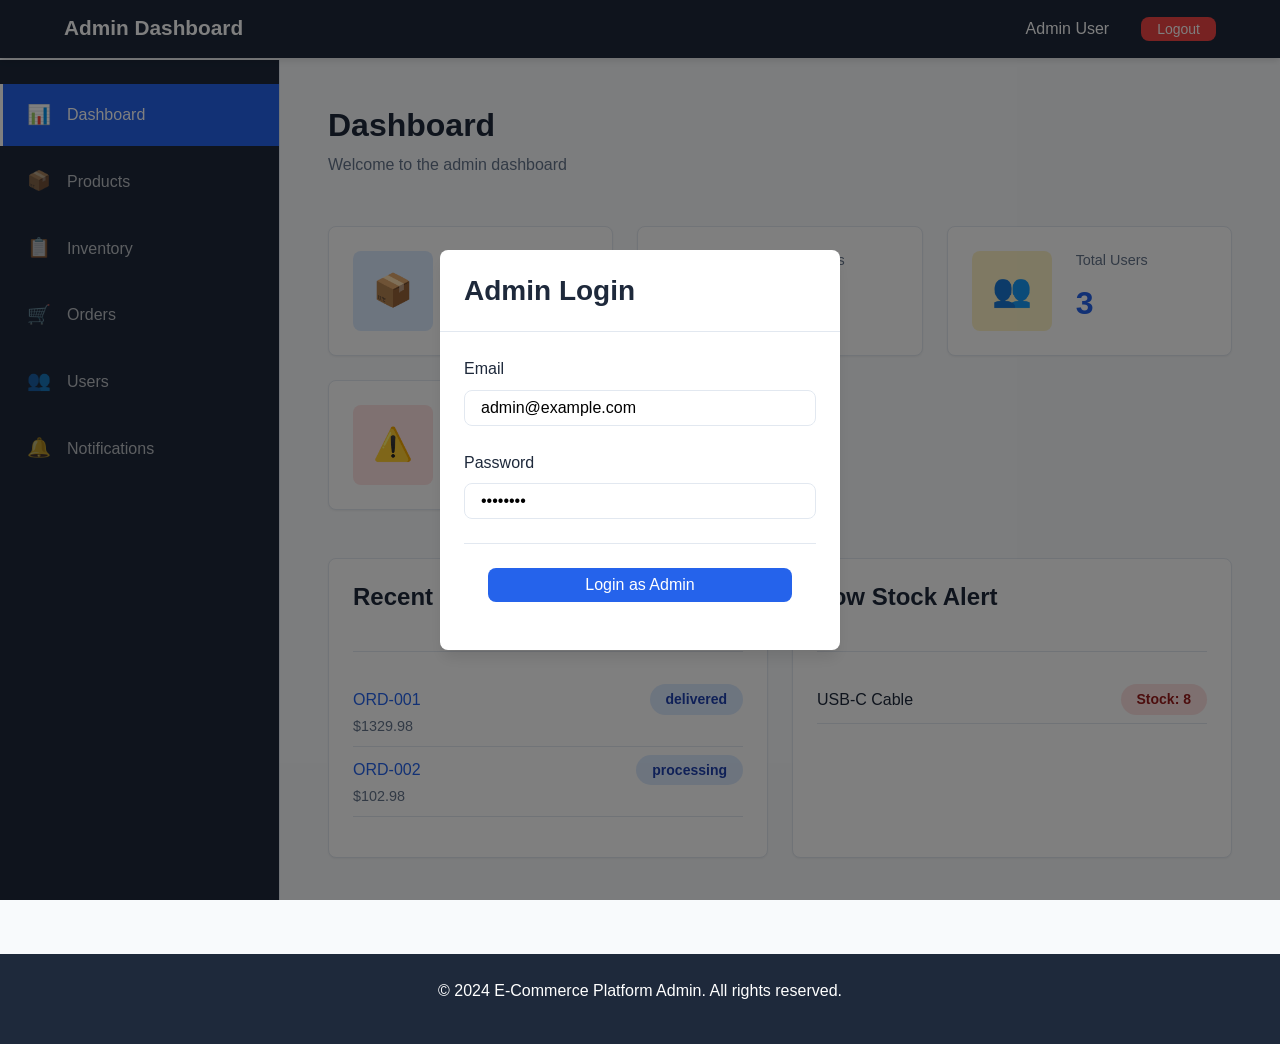
<file: frontend/admin/index.html>
<!DOCTYPE html>
<html lang="en">
<head>
  <meta charset="UTF-8">
  <meta name="viewport" content="width=device-width, initial-scale=1.0">
  <title>Admin Portal - E-Commerce</title>
  <link rel="stylesheet" href="../shared/css/styles.css">
  <link rel="stylesheet" href="css/admin-styles.css">
</head>
<body>
  <!-- Header -->
  <header class="admin-header">
    <div class="container">
      <div class="flex-between">
        <h1 class="logo">Admin Dashboard</h1>
        <div class="flex-center">
          <span id="admin-name" class="admin-name">Admin User</span>
          <button id="logout-btn" class="btn btn-danger btn-sm">Logout</button>
        </div>
      </div>
    </div>
  </header>

  <!-- Sidebar Navigation -->
  <div class="admin-layout">
    <aside class="admin-sidebar">
      <nav class="admin-nav">
        <a href="#" data-page="dashboard" class="nav-item active">
          <span class="icon">📊</span>
          <span>Dashboard</span>
        </a>
        <a href="#" data-page="products" class="nav-item">
          <span class="icon">📦</span>
          <span>Products</span>
        </a>
        <a href="#" data-page="inventory" class="nav-item">
          <span class="icon">📋</span>
          <span>Inventory</span>
        </a>
        <a href="#" data-page="orders" class="nav-item">
          <span class="icon">🛒</span>
          <span>Orders</span>
        </a>
        <a href="#" data-page="users" class="nav-item">
          <span class="icon">👥</span>
          <span>Users</span>
        </a>
        <a href="#" data-page="notifications" class="nav-item">
          <span class="icon">🔔</span>
          <span>Notifications</span>
        </a>
      </nav>
    </aside>

    <!-- Main Content -->
    <main class="admin-content">
      <!-- Dashboard Page -->
      <section id="dashboard" class="page active">
        <div class="page-header">
          <h1>Dashboard</h1>
          <p>Welcome to the admin dashboard</p>
        </div>

        <div class="stats-grid">
          <div class="stat-card">
            <div class="stat-icon" style="background-color: #dbeafe;">📦</div>
            <div class="stat-content">
              <h3>Total Products</h3>
              <p id="stat-products" class="stat-value">0</p>
            </div>
          </div>
          <div class="stat-card">
            <div class="stat-icon" style="background-color: #dcfce7;">🛒</div>
            <div class="stat-content">
              <h3>Total Orders</h3>
              <p id="stat-orders" class="stat-value">0</p>
            </div>
          </div>
          <div class="stat-card">
            <div class="stat-icon" style="background-color: #fef3c7;">👥</div>
            <div class="stat-content">
              <h3>Total Users</h3>
              <p id="stat-users" class="stat-value">0</p>
            </div>
          </div>
          <div class="stat-card">
            <div class="stat-icon" style="background-color: #fee2e2;">⚠️</div>
            <div class="stat-content">
              <h3>Low Stock Items</h3>
              <p id="stat-low-stock" class="stat-value">0</p>
            </div>
          </div>
        </div>

        <div class="grid grid-2" style="margin-top: var(--spacing-2xl);">
          <div class="card">
            <div class="card-header">
              <h3>Recent Orders</h3>
            </div>
            <div id="recent-orders" class="card-body">
              <div class="loading">Loading...</div>
            </div>
          </div>

          <div class="card">
            <div class="card-header">
              <h3>Low Stock Alert</h3>
            </div>
            <div id="low-stock-items" class="card-body">
              <div class="loading">Loading...</div>
            </div>
          </div>
        </div>
      </section>

      <!-- Products Page -->
      <section id="products" class="page">
        <div class="page-header">
          <div class="flex-between">
            <div>
              <h1>Products</h1>
              <p>Manage your product catalog</p>
            </div>
            <button class="btn btn-primary" id="add-product-btn">Add Product</button>
          </div>
        </div>

        <div class="search-box">
          <input type="text" id="products-search" placeholder="Search products...">
        </div>

        <div class="table-container">
          <table class="table">
            <thead>
              <tr>
                <th>ID</th>
                <th>Name</th>
                <th>Category</th>
                <th>Price</th>
                <th>Stock</th>
                <th>Actions</th>
              </tr>
            </thead>
            <tbody id="products-table">
              <tr><td colspan="6" class="loading">Loading...</td></tr>
            </tbody>
          </table>
        </div>
      </section>

      <!-- Inventory Page -->
      <section id="inventory" class="page">
        <div class="page-header">
          <h1>Inventory Management</h1>
          <p>Monitor and manage stock levels</p>
        </div>

        <div class="search-box">
          <input type="text" id="inventory-search" placeholder="Search products...">
        </div>

        <div class="table-container">
          <table class="table">
            <thead>
              <tr>
                <th>Product ID</th>
                <th>Product Name</th>
                <th>Current Stock</th>
                <th>Reorder Level</th>
                <th>Supplier</th>
                <th>Status</th>
                <th>Actions</th>
              </tr>
            </thead>
            <tbody id="inventory-table">
              <tr><td colspan="7" class="loading">Loading...</td></tr>
            </tbody>
          </table>
        </div>
      </section>

      <!-- Orders Page -->
      <section id="orders" class="page">
        <div class="page-header">
          <h1>Orders</h1>
          <p>Manage customer orders</p>
        </div>

        <div class="filters">
          <input type="text" id="orders-search" placeholder="Search orders...">
          <select id="orders-filter">
            <option value="">All Status</option>
            <option value="pending">Pending</option>
            <option value="processing">Processing</option>
            <option value="shipped">Shipped</option>
            <option value="delivered">Delivered</option>
          </select>
        </div>

        <div class="table-container">
          <table class="table">
            <thead>
              <tr>
                <th>Order ID</th>
                <th>Customer</th>
                <th>Items</th>
                <th>Total</th>
                <th>Status</th>
                <th>Date</th>
                <th>Actions</th>
              </tr>
            </thead>
            <tbody id="orders-table">
              <tr><td colspan="7" class="loading">Loading...</td></tr>
            </tbody>
          </table>
        </div>
      </section>

      <!-- Users Page -->
      <section id="users" class="page">
        <div class="page-header">
          <h1>Users</h1>
          <p>Manage user accounts</p>
        </div>

        <div class="search-box">
          <input type="text" id="users-search" placeholder="Search users...">
        </div>

        <div class="table-container">
          <table class="table">
            <thead>
              <tr>
                <th>User ID</th>
                <th>Name</th>
                <th>Email</th>
                <th>Role</th>
                <th>Join Date</th>
                <th>Status</th>
                <th>Actions</th>
              </tr>
            </thead>
            <tbody id="users-table">
              <tr><td colspan="7" class="loading">Loading...</td></tr>
            </tbody>
          </table>
        </div>
      </section>

      <!-- Notifications Page -->
      <section id="notifications" class="page">
        <div class="page-header">
          <div class="flex-between">
            <div>
              <h1>Notifications</h1>
              <p>Send notifications to users</p>
            </div>
            <button class="btn btn-primary" id="send-notification-btn">Send Notification</button>
          </div>
        </div>

        <div class="grid grid-2">
          <div class="card">
            <div class="card-header">
              <h3>Recent Notifications</h3>
            </div>
            <div id="notifications-list" class="card-body">
              <div class="loading">Loading...</div>
            </div>
          </div>

          <div class="card">
            <div class="card-header">
              <h3>Send New Notification</h3>
            </div>
            <form id="notification-form" class="card-body">
              <div class="form-group">
                <label>Recipient Type</label>
                <select name="recipientType" required>
                  <option value="all">All Users</option>
                  <option value="user">Single User</option>
                </select>
              </div>
              <div class="form-group" id="user-select-group" style="display: none;">
                <label>Select User</label>
                <select name="userId">
                  <option value="">Choose a user</option>
                </select>
              </div>
              <div class="form-group">
                <label>Title</label>
                <input type="text" name="title" placeholder="Notification title" required>
              </div>
              <div class="form-group">
                <label>Message</label>
                <textarea name="message" placeholder="Notification message" required></textarea>
              </div>
              <button type="submit" class="btn btn-primary btn-block">Send</button>
            </form>
          </div>
        </div>
      </section>
    </main>
  </div>

  <!-- Product Modal -->
  <div id="product-modal" class="modal">
    <div class="modal-content">
      <div class="modal-header">
        <h2>Add/Edit Product</h2>
        <button type="button" class="close-btn">&times;</button>
      </div>
      <form id="product-form" class="modal-body">
        <div class="form-group">
          <label>Product Name</label>
          <input type="text" name="name" required>
        </div>
        <div class="form-group">
          <label>Category</label>
          <input type="text" name="category" required>
        </div>
        <div class="form-group">
          <label>Price</label>
          <input type="number" name="price" step="0.01" required>
        </div>
        <div class="form-group">
          <label>Stock</label>
          <input type="number" name="stock" required>
        </div>
        <div class="form-group">
          <label>Description</label>
          <textarea name="description"></textarea>
        </div>
        <div class="modal-footer">
          <button type="button" class="btn btn-secondary" id="close-modal">Cancel</button>
          <button type="submit" class="btn btn-primary">Save</button>
        </div>
      </form>
    </div>
  </div>

  <!-- Footer -->
  <footer class="footer">
    <div class="container">
      <p>&copy; 2024 E-Commerce Platform Admin. All rights reserved.</p>
    </div>
  </footer>

  <script src="../shared/js/auth.js"></script>
  <script src="../shared/js/api.js"></script>
  <script src="js/admin-app.js"></script>
</body>
</html>
</file>
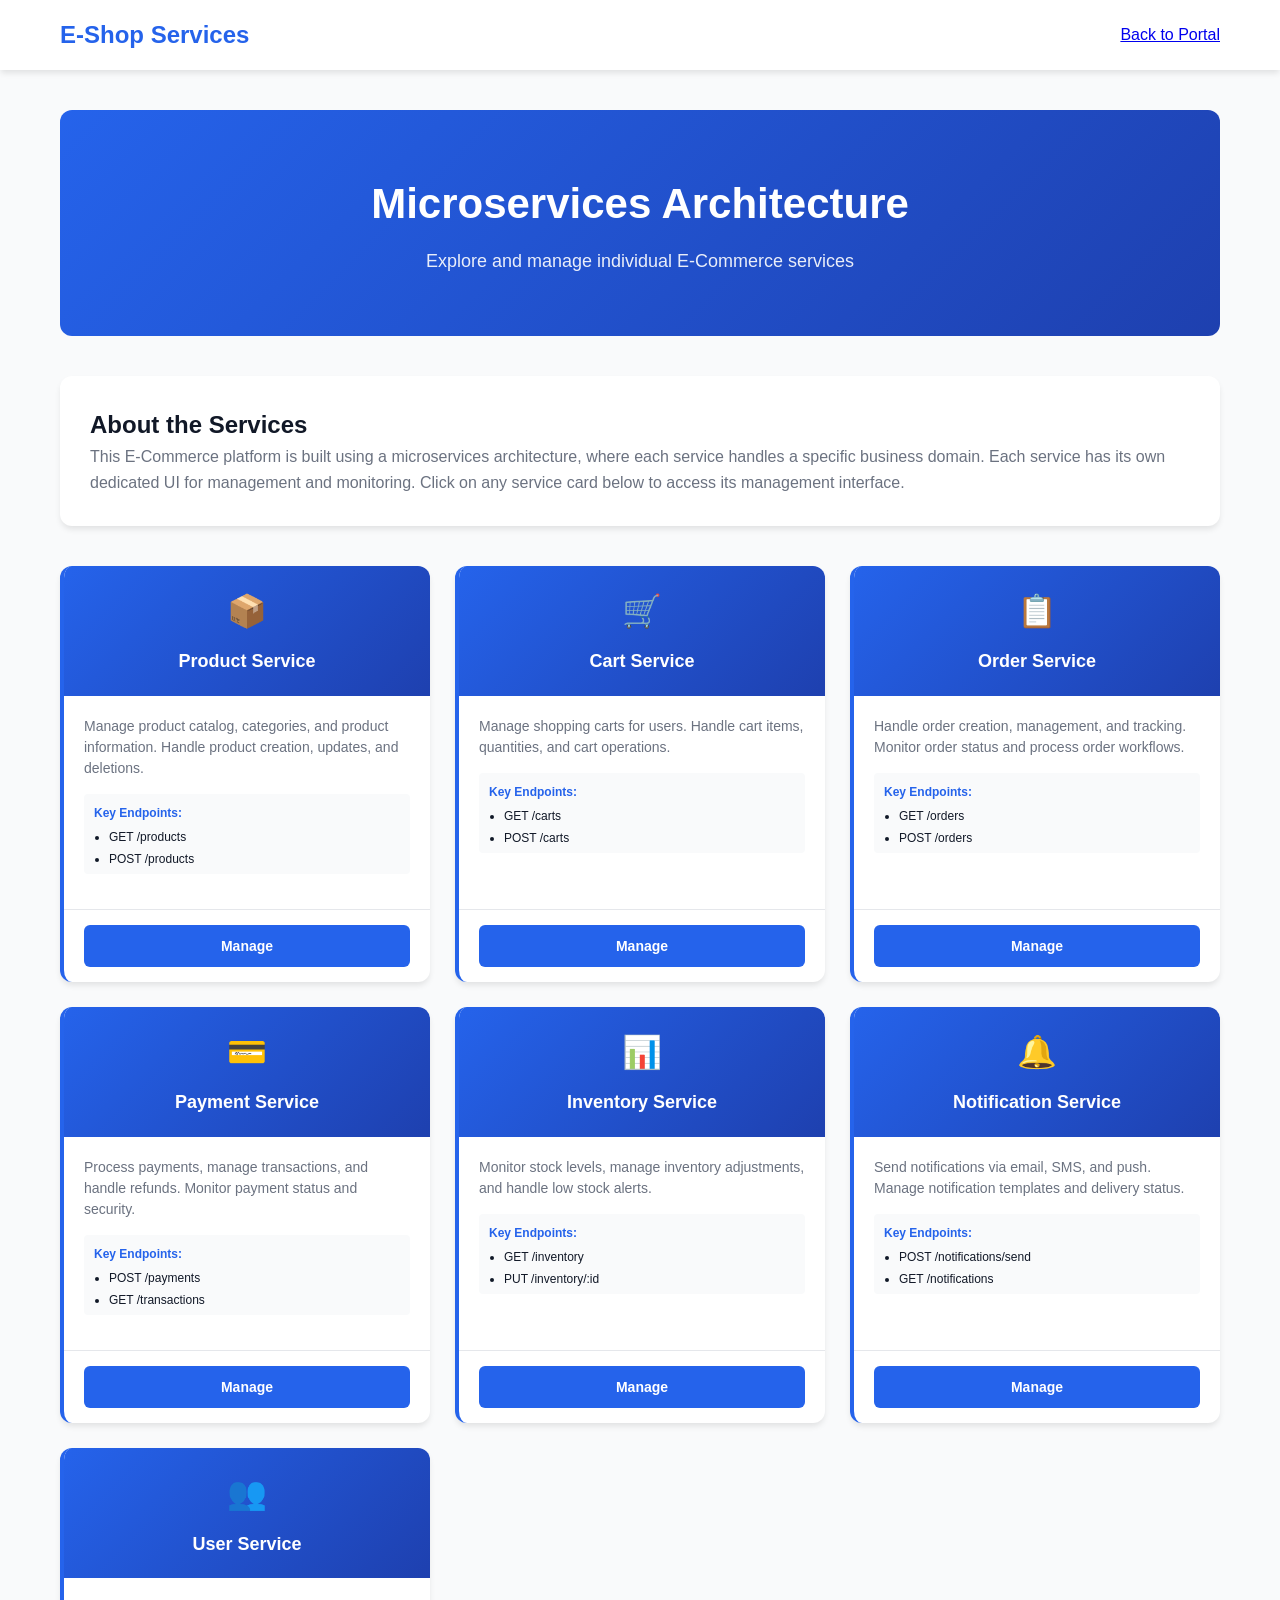
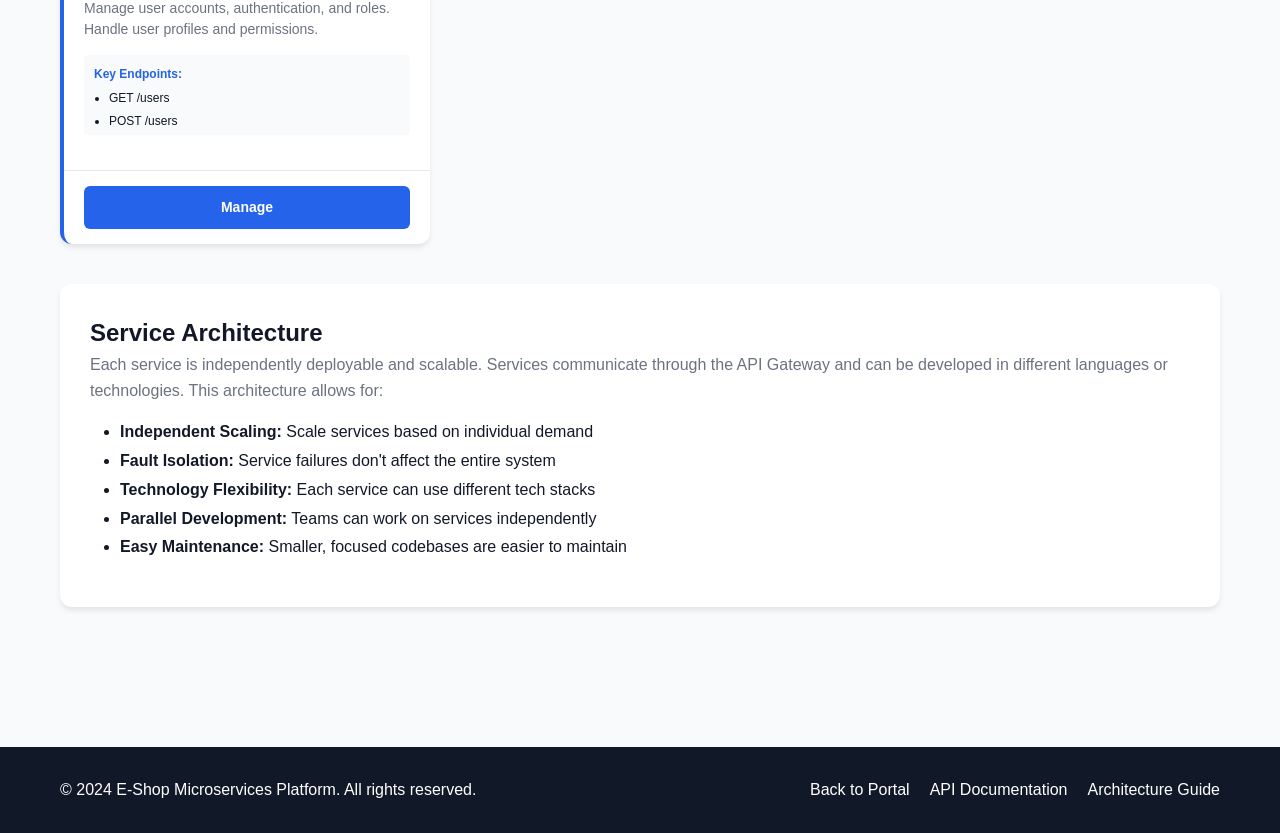
<file: frontend/services/index.html>
<!DOCTYPE html>
<html lang="en">
<head>
    <meta charset="UTF-8">
    <meta name="viewport" content="width=device-width, initial-scale=1.0">
    <title>Microservices - E-Commerce</title>
    <link rel="stylesheet" href="../css/styles.css">
    <style>
        .services-grid {
            display: grid;
            grid-template-columns: repeat(auto-fit, minmax(280px, 1fr));
            gap: 25px;
            margin: 40px 0;
        }

        .service-card {
            background-color: var(--surface-color);
            border-radius: 12px;
            overflow: hidden;
            box-shadow: var(--shadow-md);
            transition: var(--transition);
            display: flex;
            flex-direction: column;
            border-left: 4px solid var(--primary-color);
        }

        .service-card:hover {
            box-shadow: var(--shadow-lg);
            transform: translateY(-5px);
        }

        .service-card-header {
            background: linear-gradient(135deg, var(--primary-color) 0%, var(--secondary-color) 100%);
            color: white;
            padding: 20px;
            text-align: center;
        }

        .service-card-header h3 {
            margin: 0;
            font-size: 18px;
        }

        .service-card-icon {
            font-size: 32px;
            margin-bottom: 10px;
        }

        .service-card-body {
            padding: 20px;
            flex-grow: 1;
        }

        .service-card-description {
            font-size: 14px;
            color: var(--text-secondary);
            margin-bottom: 15px;
            line-height: 1.5;
        }

        .service-endpoints {
            font-size: 12px;
            background-color: var(--background-color);
            padding: 10px;
            border-radius: 4px;
            margin-bottom: 15px;
            max-height: 80px;
            overflow-y: auto;
        }

        .service-endpoints strong {
            color: var(--primary-color);
        }

        .service-endpoints ul {
            margin: 5px 0;
            padding-left: 15px;
        }

        .service-endpoints li {
            margin: 3px 0;
        }

        .service-card-footer {
            padding: 15px 20px;
            border-top: 1px solid var(--border-color);
            display: flex;
            gap: 10px;
        }

        .service-card-footer a {
            flex: 1;
        }

        .hero-services {
            background: linear-gradient(135deg, var(--primary-color) 0%, var(--secondary-color) 100%);
            color: white;
            padding: 60px 20px;
            border-radius: 12px;
            text-align: center;
            margin-bottom: 40px;
        }

        .hero-services h1 {
            margin: 0 0 10px 0;
            font-size: 42px;
        }

        .hero-services p {
            margin: 0;
            font-size: 18px;
            opacity: 0.9;
        }

        .services-info {
            background-color: var(--surface-color);
            border-radius: 12px;
            padding: 30px;
            margin-bottom: 40px;
            box-shadow: var(--shadow-md);
        }

        .services-info h2 {
            margin-top: 0;
        }

        .services-info p {
            line-height: 1.6;
            color: var(--text-secondary);
        }

        @media (max-width: 768px) {
            .services-grid {
                grid-template-columns: 1fr;
            }

            .hero-services h1 {
                font-size: 28px;
            }
        }
    </style>
</head>
<body>
    <!-- Navigation -->
    <nav class="navbar">
        <div class="container">
            <div class="logo">E-Shop Services</div>
            <ul class="nav-links">
                <li><a href="../index.html">Back to Portal</a></li>
            </ul>
        </div>
    </nav>

    <!-- Main Content -->
    <main class="main-content">
        <div class="container">
            <!-- Hero Section -->
            <div class="hero-services">
                <h1>Microservices Architecture</h1>
                <p>Explore and manage individual E-Commerce services</p>
            </div>

            <!-- Info Section -->
            <div class="services-info">
                <h2>About the Services</h2>
                <p>
                    This E-Commerce platform is built using a microservices architecture, where each service
                    handles a specific business domain. Each service has its own dedicated UI for management
                    and monitoring. Click on any service card below to access its management interface.
                </p>
            </div>

            <!-- Services Grid -->
            <div class="services-grid">
                <!-- Product Service -->
                <div class="service-card">
                    <div class="service-card-header">
                        <div class="service-card-icon">📦</div>
                        <h3>Product Service</h3>
                    </div>
                    <div class="service-card-body">
                        <p class="service-card-description">
                            Manage product catalog, categories, and product information. Handle product creation,
                            updates, and deletions.
                        </p>
                        <div class="service-endpoints">
                            <strong>Key Endpoints:</strong>
                            <ul>
                                <li>GET /products</li>
                                <li>POST /products</li>
                                <li>PUT /products/:id</li>
                                <li>DELETE /products/:id</li>
                            </ul>
                        </div>
                    </div>
                    <div class="service-card-footer">
                        <a href="product-service.html" class="btn btn-primary btn-block">Manage</a>
                    </div>
                </div>

                <!-- Cart Service -->
                <div class="service-card">
                    <div class="service-card-header">
                        <div class="service-card-icon">🛒</div>
                        <h3>Cart Service</h3>
                    </div>
                    <div class="service-card-body">
                        <p class="service-card-description">
                            Manage shopping carts for users. Handle cart items, quantities, and cart operations.
                        </p>
                        <div class="service-endpoints">
                            <strong>Key Endpoints:</strong>
                            <ul>
                                <li>GET /carts</li>
                                <li>POST /carts</li>
                                <li>PUT /carts/:id</li>
                                <li>DELETE /carts/:id</li>
                            </ul>
                        </div>
                    </div>
                    <div class="service-card-footer">
                        <a href="cart-service.html" class="btn btn-primary btn-block">Manage</a>
                    </div>
                </div>

                <!-- Order Service -->
                <div class="service-card">
                    <div class="service-card-header">
                        <div class="service-card-icon">📋</div>
                        <h3>Order Service</h3>
                    </div>
                    <div class="service-card-body">
                        <p class="service-card-description">
                            Handle order creation, management, and tracking. Monitor order status and process
                            order workflows.
                        </p>
                        <div class="service-endpoints">
                            <strong>Key Endpoints:</strong>
                            <ul>
                                <li>GET /orders</li>
                                <li>POST /orders</li>
                                <li>PUT /orders/:id</li>
                                <li>GET /orders/:id/status</li>
                            </ul>
                        </div>
                    </div>
                    <div class="service-card-footer">
                        <a href="order-service.html" class="btn btn-primary btn-block">Manage</a>
                    </div>
                </div>

                <!-- Payment Service -->
                <div class="service-card">
                    <div class="service-card-header">
                        <div class="service-card-icon">💳</div>
                        <h3>Payment Service</h3>
                    </div>
                    <div class="service-card-body">
                        <p class="service-card-description">
                            Process payments, manage transactions, and handle refunds. Monitor payment status
                            and security.
                        </p>
                        <div class="service-endpoints">
                            <strong>Key Endpoints:</strong>
                            <ul>
                                <li>POST /payments</li>
                                <li>GET /transactions</li>
                                <li>POST /refunds</li>
                                <li>GET /payments/:id</li>
                            </ul>
                        </div>
                    </div>
                    <div class="service-card-footer">
                        <a href="payment-service.html" class="btn btn-primary btn-block">Manage</a>
                    </div>
                </div>

                <!-- Inventory Service -->
                <div class="service-card">
                    <div class="service-card-header">
                        <div class="service-card-icon">📊</div>
                        <h3>Inventory Service</h3>
                    </div>
                    <div class="service-card-body">
                        <p class="service-card-description">
                            Monitor stock levels, manage inventory adjustments, and handle low stock alerts.
                        </p>
                        <div class="service-endpoints">
                            <strong>Key Endpoints:</strong>
                            <ul>
                                <li>GET /inventory</li>
                                <li>PUT /inventory/:id</li>
                                <li>GET /inventory/alerts</li>
                                <li>POST /inventory/adjustment</li>
                            </ul>
                        </div>
                    </div>
                    <div class="service-card-footer">
                        <a href="inventory-service.html" class="btn btn-primary btn-block">Manage</a>
                    </div>
                </div>

                <!-- Notification Service -->
                <div class="service-card">
                    <div class="service-card-header">
                        <div class="service-card-icon">🔔</div>
                        <h3>Notification Service</h3>
                    </div>
                    <div class="service-card-body">
                        <p class="service-card-description">
                            Send notifications via email, SMS, and push. Manage notification templates and
                            delivery status.
                        </p>
                        <div class="service-endpoints">
                            <strong>Key Endpoints:</strong>
                            <ul>
                                <li>POST /notifications/send</li>
                                <li>GET /notifications</li>
                                <li>PUT /notifications/templates</li>
                                <li>GET /notifications/status</li>
                            </ul>
                        </div>
                    </div>
                    <div class="service-card-footer">
                        <a href="notification-service.html" class="btn btn-primary btn-block">Manage</a>
                    </div>
                </div>

                <!-- User Service -->
                <div class="service-card">
                    <div class="service-card-header">
                        <div class="service-card-icon">👥</div>
                        <h3>User Service</h3>
                    </div>
                    <div class="service-card-body">
                        <p class="service-card-description">
                            Manage user accounts, authentication, and roles. Handle user profiles and permissions.
                        </p>
                        <div class="service-endpoints">
                            <strong>Key Endpoints:</strong>
                            <ul>
                                <li>GET /users</li>
                                <li>POST /users</li>
                                <li>PUT /users/:id</li>
                                <li>DELETE /users/:id</li>
                            </ul>
                        </div>
                    </div>
                    <div class="service-card-footer">
                        <a href="user-service.html" class="btn btn-primary btn-block">Manage</a>
                    </div>
                </div>
            </div>

            <!-- Architecture Info -->
            <div class="services-info" style="margin-top: 40px;">
                <h2>Service Architecture</h2>
                <p>
                    Each service is independently deployable and scalable. Services communicate through the
                    API Gateway and can be developed in different languages or technologies. This architecture
                    allows for:
                </p>
                <ul style="margin: 15px 0; padding-left: 30px; line-height: 1.8;">
                    <li><strong>Independent Scaling:</strong> Scale services based on individual demand</li>
                    <li><strong>Fault Isolation:</strong> Service failures don't affect the entire system</li>
                    <li><strong>Technology Flexibility:</strong> Each service can use different tech stacks</li>
                    <li><strong>Parallel Development:</strong> Teams can work on services independently</li>
                    <li><strong>Easy Maintenance:</strong> Smaller, focused codebases are easier to maintain</li>
                </ul>
            </div>
        </div>
    </main>

    <!-- Footer -->
    <footer class="footer">
        <div class="container">
            <p>&copy; 2024 E-Shop Microservices Platform. All rights reserved.</p>
            <div class="footer-links">
                <a href="../index.html">Back to Portal</a>
                <a href="#">API Documentation</a>
                <a href="#">Architecture Guide</a>
            </div>
        </div>
    </footer>
</body>
</html>
</file>
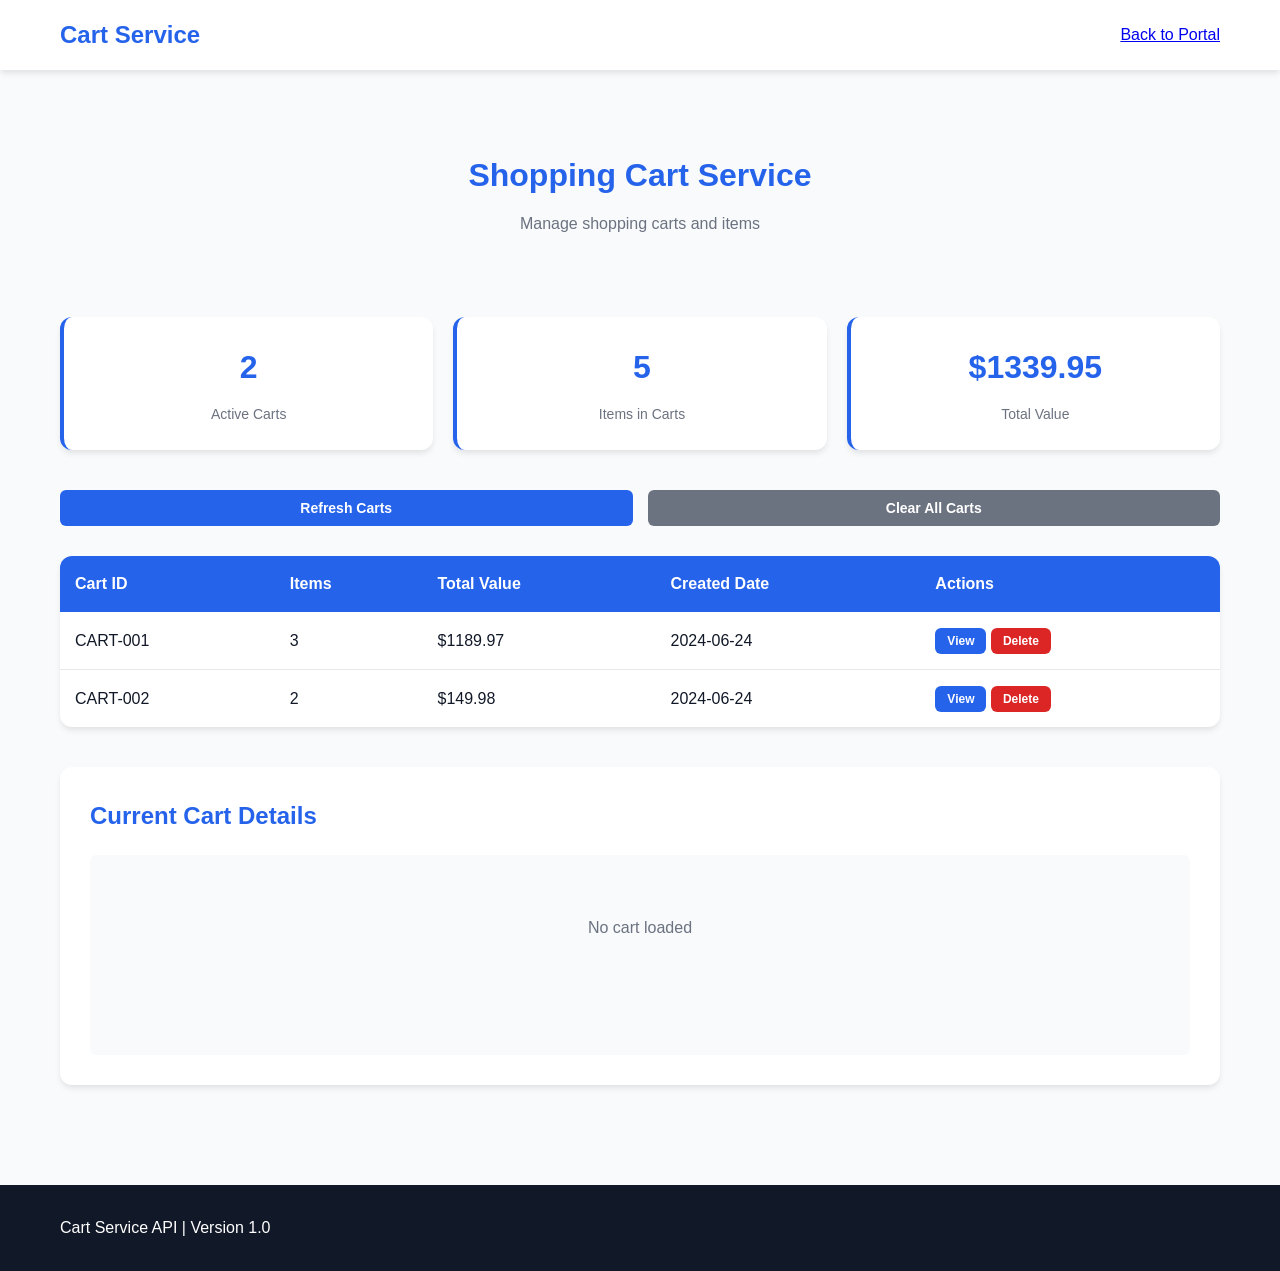
<file: frontend/services/cart-service.html>
<!DOCTYPE html>
<html lang="en">
<head>
    <meta charset="UTF-8">
    <meta name="viewport" content="width=device-width, initial-scale=1.0">
    <title>Cart Service - E-Commerce</title>
    <link rel="stylesheet" href="../css/styles.css">
    <link rel="stylesheet" href="./css/service-styles.css">
</head>
<body>
    <!-- Navigation -->
    <nav class="navbar">
        <div class="container">
            <div class="logo">Cart Service</div>
            <ul class="nav-links">
                <li><a href="../index.html">Back to Portal</a></li>
            </ul>
        </div>
    </nav>

    <!-- Main Content -->
    <main class="main-content service-content">
        <div class="container">
            <div class="service-header">
                <h1>Shopping Cart Service</h1>
                <p>Manage shopping carts and items</p>
            </div>

            <!-- Service Stats -->
            <div class="service-stats">
                <div class="stat-card">
                    <div class="stat-value" id="total-carts">0</div>
                    <div class="stat-label">Active Carts</div>
                </div>
                <div class="stat-card">
                    <div class="stat-value" id="total-items">0</div>
                    <div class="stat-label">Items in Carts</div>
                </div>
                <div class="stat-card">
                    <div class="stat-value" id="cart-value">$0.00</div>
                    <div class="stat-label">Total Value</div>
                </div>
            </div>

            <!-- Cart Operations -->
            <div class="service-controls">
                <button class="btn btn-primary" onclick="refreshCarts()">Refresh Carts</button>
                <button class="btn btn-secondary" onclick="clearAllCarts()">Clear All Carts</button>
            </div>

            <!-- Carts Table -->
            <div class="table-responsive">
                <table class="service-table">
                    <thead>
                        <tr>
                            <th>Cart ID</th>
                            <th>Items</th>
                            <th>Total Value</th>
                            <th>Created Date</th>
                            <th>Actions</th>
                        </tr>
                    </thead>
                    <tbody id="service-carts-tbody">
                        <tr><td colspan="5" class="loading">Loading carts...</td></tr>
                    </tbody>
                </table>
            </div>

            <!-- Cart Details Section -->
            <div class="service-section" style="margin-top: 40px;">
                <h2>Current Cart Details</h2>
                <div class="cart-details">
                    <div id="cart-details-content" class="empty-message">No cart loaded</div>
                </div>
            </div>
        </div>
    </main>

    <!-- Footer -->
    <footer class="footer">
        <div class="container">
            <p>Cart Service API | Version 1.0</p>
        </div>
    </footer>

    <script src="../js/api.js"></script>
    <script>
        const mockCarts = [
            {
                id: 'CART-001',
                items: 3,
                total: 1189.97,
                date: '2024-06-24',
                contents: [
                    { id: 1, name: 'Laptop', qty: 1, price: 999.99 },
                    { id: 3, name: 'T-Shirt', qty: 3, price: 29.99 }
                ]
            },
            {
                id: 'CART-002',
                items: 2,
                total: 149.98,
                date: '2024-06-24',
                contents: [
                    { id: 4, name: 'Jeans', qty: 2, price: 59.99 }
                ]
            }
        ];

        async function loadServiceCarts() {
            console.log('[v0] Loading carts for service view');
            try {
                renderServiceCarts(mockCarts);
                updateCartStats();
            } catch (error) {
                console.error('[v0] Error loading carts:', error);
            }
        }

        function renderServiceCarts(carts) {
            const tbody = document.getElementById('service-carts-tbody');
            if (!carts || carts.length === 0) {
                tbody.innerHTML = '<tr><td colspan="5" class="empty-message">No active carts</td></tr>';
                return;
            }

            tbody.innerHTML = carts.map(cart => `
                <tr>
                    <td>${cart.id}</td>
                    <td>${cart.items}</td>
                    <td>$${cart.total.toFixed(2)}</td>
                    <td>${cart.date}</td>
                    <td>
                        <button class="btn btn-primary btn-small" onclick="viewCart('${cart.id}')">View</button>
                        <button class="btn btn-danger btn-small" onclick="deleteCart('${cart.id}')">Delete</button>
                    </td>
                </tr>
            `).join('');
        }

        function updateCartStats() {
            document.getElementById('total-carts').textContent = mockCarts.length;
            const totalItems = mockCarts.reduce((sum, c) => sum + c.items, 0);
            const totalValue = mockCarts.reduce((sum, c) => sum + c.total, 0);
            document.getElementById('total-items').textContent = totalItems;
            document.getElementById('cart-value').textContent = `$${totalValue.toFixed(2)}`;
        }

        function viewCart(cartId) {
            const cart = mockCarts.find(c => c.id === cartId);
            if (cart) {
                const content = `
                    <div style="border: 1px solid var(--border-color); border-radius: 6px; padding: 15px;">
                        <h3>${cart.id}</h3>
                        <table style="width: 100%; margin-top: 15px;">
                            <tr style="border-bottom: 1px solid var(--border-color);">
                                <th style="text-align: left; padding: 10px;">Product</th>
                                <th style="text-align: right; padding: 10px;">Qty</th>
                                <th style="text-align: right; padding: 10px;">Price</th>
                                <th style="text-align: right; padding: 10px;">Total</th>
                            </tr>
                            ${cart.contents.map(item => `
                                <tr>
                                    <td style="padding: 10px;">${item.name}</td>
                                    <td style="text-align: right; padding: 10px;">${item.qty}</td>
                                    <td style="text-align: right; padding: 10px;">$${item.price.toFixed(2)}</td>
                                    <td style="text-align: right; padding: 10px;">$${(item.qty * item.price).toFixed(2)}</td>
                                </tr>
                            `).join('')}
                            <tr style="border-top: 2px solid var(--primary-color); font-weight: bold;">
                                <td colspan="3" style="text-align: right; padding: 10px;">Total:</td>
                                <td style="text-align: right; padding: 10px;">$${cart.total.toFixed(2)}</td>
                            </tr>
                        </table>
                    </div>
                `;
                document.getElementById('cart-details-content').innerHTML = content;
            }
        }

        function deleteCart(cartId) {
            if (confirm('Delete this cart?')) {
                const index = mockCarts.findIndex(c => c.id === cartId);
                if (index >= 0) {
                    mockCarts.splice(index, 1);
                    loadServiceCarts();
                }
            }
        }

        function refreshCarts() {
            console.log('[v0] Refreshing carts');
            loadServiceCarts();
        }

        function clearAllCarts() {
            if (confirm('Clear all carts?')) {
                mockCarts.length = 0;
                loadServiceCarts();
            }
        }

        // Initialize
        document.addEventListener('DOMContentLoaded', loadServiceCarts);
    </script>
</body>
</html>
</file>
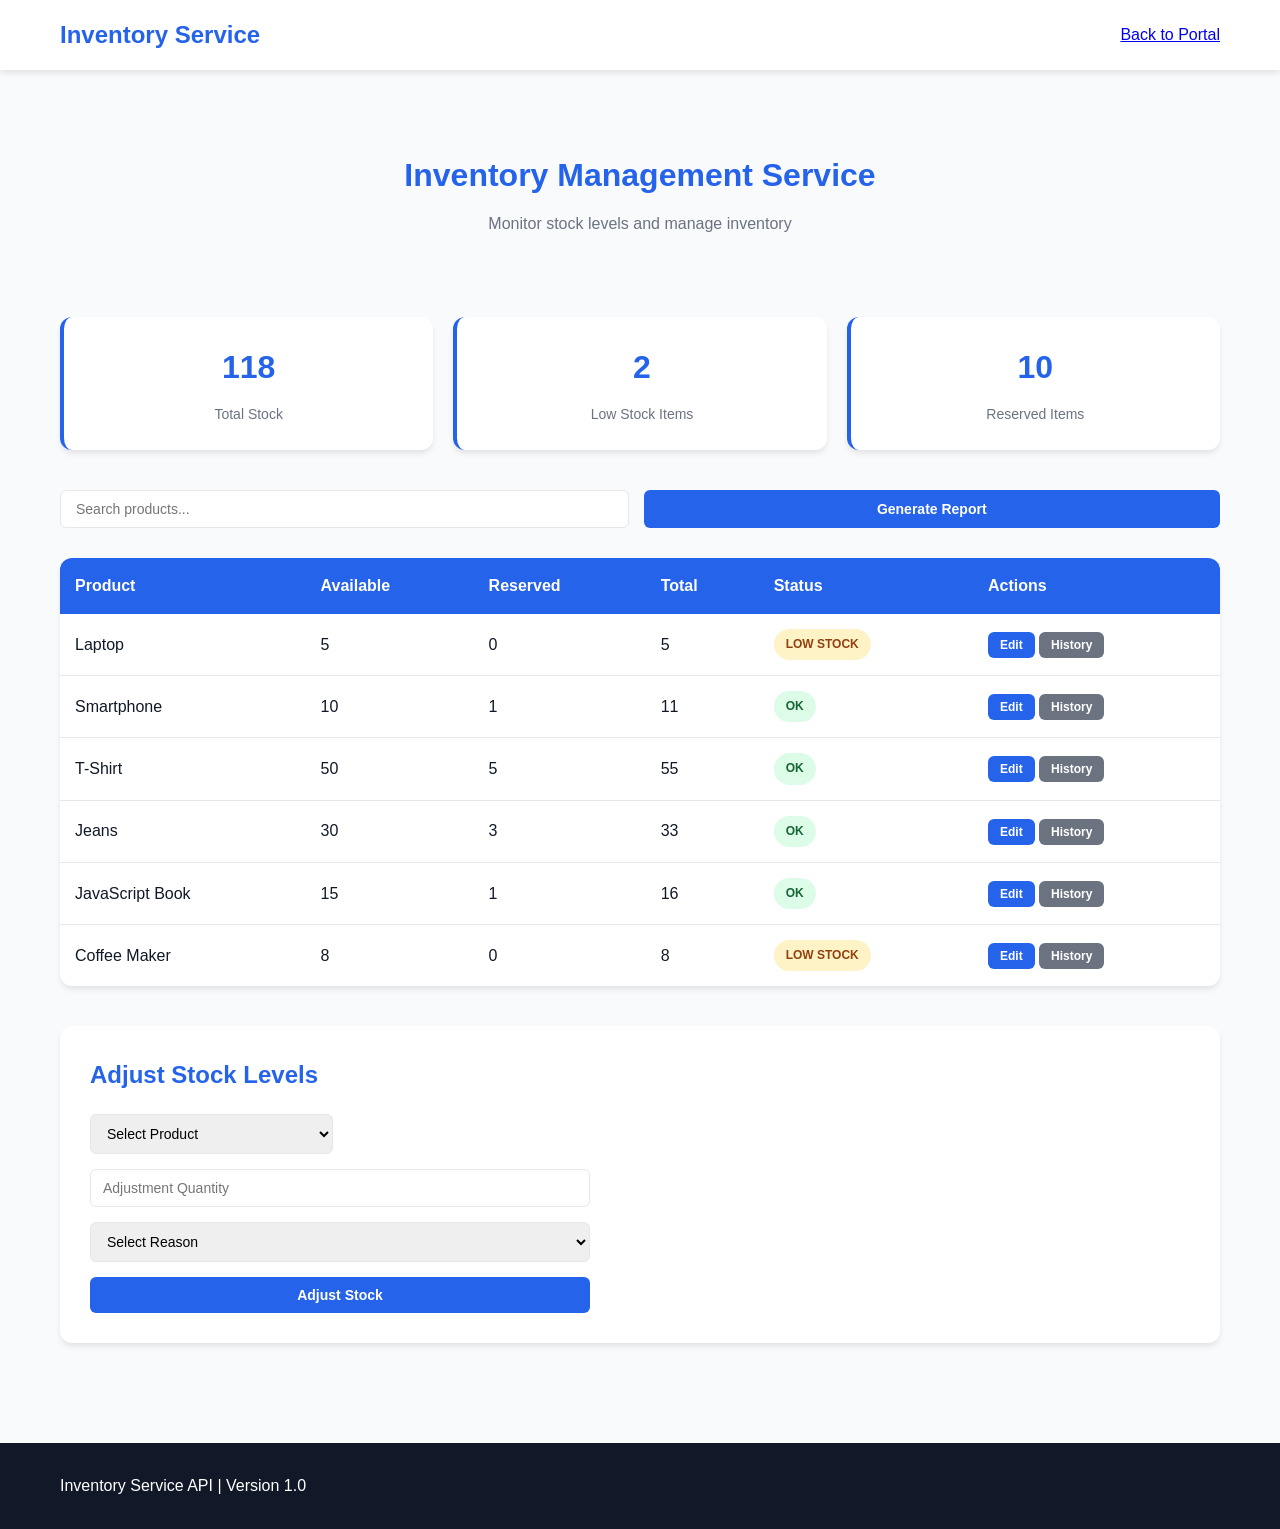
<file: frontend/services/inventory-service.html>
<!DOCTYPE html>
<html lang="en">
<head>
    <meta charset="UTF-8">
    <meta name="viewport" content="width=device-width, initial-scale=1.0">
    <title>Inventory Service - E-Commerce</title>
    <link rel="stylesheet" href="../css/styles.css">
    <link rel="stylesheet" href="./css/service-styles.css">
</head>
<body>
    <!-- Navigation -->
    <nav class="navbar">
        <div class="container">
            <div class="logo">Inventory Service</div>
            <ul class="nav-links">
                <li><a href="../index.html">Back to Portal</a></li>
            </ul>
        </div>
    </nav>

    <!-- Main Content -->
    <main class="main-content service-content">
        <div class="container">
            <div class="service-header">
                <h1>Inventory Management Service</h1>
                <p>Monitor stock levels and manage inventory</p>
            </div>

            <!-- Service Stats -->
            <div class="service-stats">
                <div class="stat-card">
                    <div class="stat-value" id="total-stock">0</div>
                    <div class="stat-label">Total Stock</div>
                </div>
                <div class="stat-card">
                    <div class="stat-value" id="low-stock">0</div>
                    <div class="stat-label">Low Stock Items</div>
                </div>
                <div class="stat-card">
                    <div class="stat-value" id="reserved-items">0</div>
                    <div class="stat-label">Reserved Items</div>
                </div>
            </div>

            <!-- Inventory Controls -->
            <div class="service-controls">
                <input type="text" id="inventory-search" placeholder="Search products..." class="search-box">
                <button class="btn btn-primary" onclick="generateReport()">Generate Report</button>
            </div>

            <!-- Inventory Table -->
            <div class="table-responsive">
                <table class="service-table">
                    <thead>
                        <tr>
                            <th>Product</th>
                            <th>Available</th>
                            <th>Reserved</th>
                            <th>Total</th>
                            <th>Status</th>
                            <th>Actions</th>
                        </tr>
                    </thead>
                    <tbody id="service-inventory-tbody">
                        <tr><td colspan="6" class="loading">Loading inventory...</td></tr>
                    </tbody>
                </table>
            </div>

            <!-- Adjust Stock Section -->
            <div class="service-section" style="margin-top: 40px;">
                <h2>Adjust Stock Levels</h2>
                <form id="adjust-stock-form" style="max-width: 500px;">
                    <div class="form-row">
                        <select id="product-select" class="form-input" required>
                            <option value="">Select Product</option>
                        </select>
                    </div>
                    <div class="form-row full">
                        <input type="number" id="adjustment-qty" placeholder="Adjustment Quantity" class="form-input" required>
                    </div>
                    <div class="form-row full">
                        <select id="adjustment-reason" class="form-input" required>
                            <option value="">Select Reason</option>
                            <option value="restock">Restock</option>
                            <option value="damage">Damage</option>
                            <option value="loss">Loss</option>
                            <option value="correction">Inventory Correction</option>
                        </select>
                    </div>
                    <button type="submit" class="btn btn-primary btn-block">Adjust Stock</button>
                </form>
            </div>
        </div>
    </main>

    <!-- Footer -->
    <footer class="footer">
        <div class="container">
            <p>Inventory Service API | Version 1.0</p>
        </div>
    </footer>

    <script src="../js/api.js"></script>
    <script>
        let allInventory = [];

        async function loadServiceInventory() {
            console.log('[v0] Loading inventory for service view');
            try {
                allInventory = await api.getInventory();
                renderServiceInventory(allInventory);
                updateInventoryStats();
                populateProductSelect();
            } catch (error) {
                console.error('[v0] Error loading inventory:', error);
            }
        }

        function renderServiceInventory(inventory) {
            const tbody = document.getElementById('service-inventory-tbody');
            if (!inventory || inventory.length === 0) {
                tbody.innerHTML = '<tr><td colspan="6" class="empty-message">No inventory data</td></tr>';
                return;
            }

            tbody.innerHTML = inventory.map(item => {
                const status = item.available < 10 ? 'low' : 'ok';
                const statusText = item.available < 10 ? 'LOW STOCK' : 'OK';
                return `
                    <tr>
                        <td>${item.productName}</td>
                        <td>${item.available}</td>
                        <td>${item.reserved}</td>
                        <td>${item.available + item.reserved}</td>
                        <td><span class="badge badge-${status}">${statusText}</span></td>
                        <td>
                            <button class="btn btn-primary btn-small" onclick="editInventory(${item.productId})">Edit</button>
                            <button class="btn btn-secondary btn-small" onclick="viewInventoryHistory(${item.productId})">History</button>
                        </td>
                    </tr>
                `;
            }).join('');
        }

        function updateInventoryStats() {
            const totalStock = allInventory.reduce((sum, item) => sum + item.available, 0);
            const lowStock = allInventory.filter(item => item.lowStockAlert).length;
            const reserved = allInventory.reduce((sum, item) => sum + item.reserved, 0);
            
            document.getElementById('total-stock').textContent = totalStock;
            document.getElementById('low-stock').textContent = lowStock;
            document.getElementById('reserved-items').textContent = reserved;
        }

        function populateProductSelect() {
            const select = document.getElementById('product-select');
            select.innerHTML = '<option value="">Select Product</option>';
            allInventory.forEach(item => {
                const option = document.createElement('option');
                option.value = item.productId;
                option.textContent = `${item.productName} (Available: ${item.available})`;
                select.appendChild(option);
            });
        }

        function editInventory(productId) {
            const item = allInventory.find(i => i.productId === productId);
            if (item) {
                document.getElementById('product-select').value = productId;
            }
        }

        function viewInventoryHistory(productId) {
            const item = allInventory.find(i => i.productId === productId);
            if (item) {
                alert(`Inventory History for ${item.productName}\n\nCurrent Stock: ${item.available}\nReserved: ${item.reserved}\nTotal: ${item.available + item.reserved}`);
            }
        }

        function generateReport() {
            console.log('[v0] Generating inventory report');
            const report = {
                totalItems: allInventory.length,
                totalStock: allInventory.reduce((sum, i) => sum + i.available, 0),
                lowStockItems: allInventory.filter(i => i.lowStockAlert).length,
                timestamp: new Date().toISOString()
            };
            alert(`Inventory Report:\nTotal Products: ${report.totalItems}\nTotal Stock: ${report.totalStock}\nLow Stock Items: ${report.lowStockItems}`);
        }

        // Search functionality
        document.getElementById('inventory-search')?.addEventListener('input', (e) => {
            const searchTerm = e.target.value.toLowerCase();
            const rows = document.querySelectorAll('#service-inventory-tbody tr');
            rows.forEach(row => {
                const text = row.textContent.toLowerCase();
                row.style.display = text.includes(searchTerm) ? '' : 'none';
            });
        });

        // Form submission
        document.getElementById('adjust-stock-form')?.addEventListener('submit', (e) => {
            e.preventDefault();
            const productId = document.getElementById('product-select').value;
            const qty = document.getElementById('adjustment-qty').value;
            const reason = document.getElementById('adjustment-reason').value;
            
            if (productId && qty && reason) {
                console.log('[v0] Stock adjustment:', { productId, qty, reason });
                alert(`Stock adjusted by ${qty} units for product ${productId}\nReason: ${reason}`);
                document.getElementById('adjust-stock-form').reset();
                loadServiceInventory();
            }
        });

        // Initialize
        document.addEventListener('DOMContentLoaded', loadServiceInventory);
    </script>
</body>
</html>
</file>
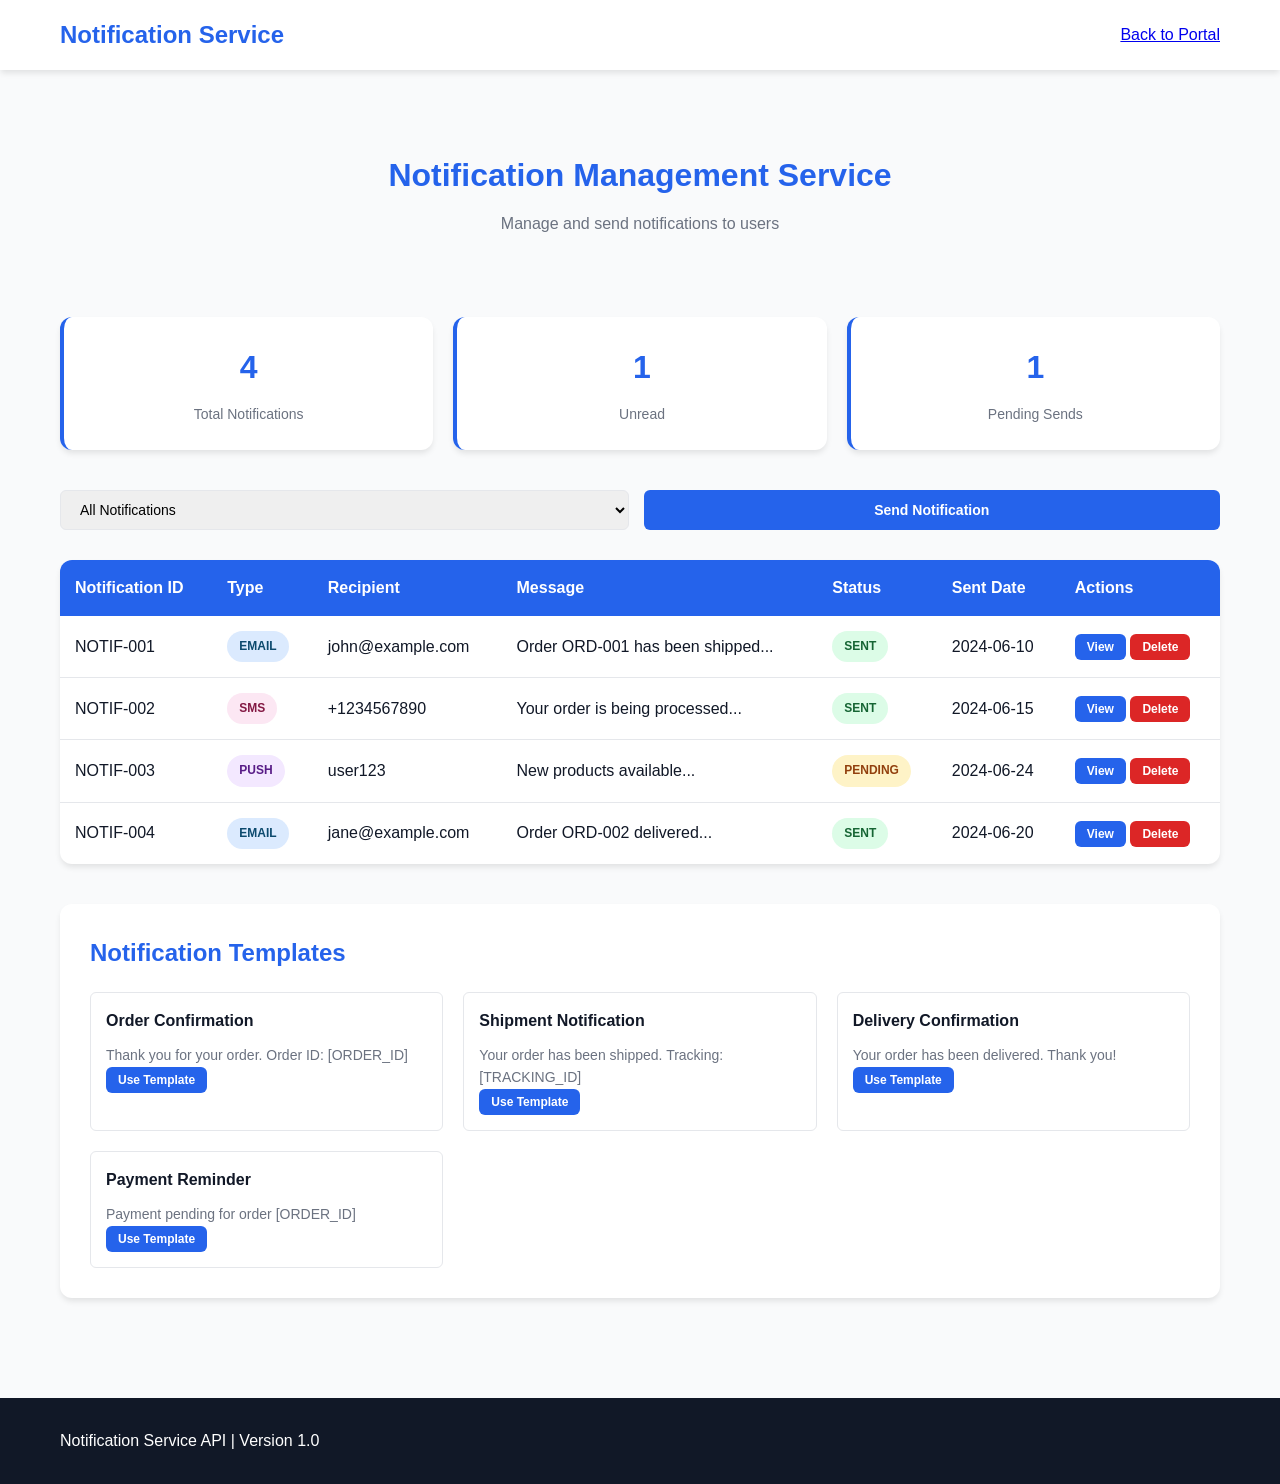
<file: frontend/services/notification-service.html>
<!DOCTYPE html>
<html lang="en">
<head>
    <meta charset="UTF-8">
    <meta name="viewport" content="width=device-width, initial-scale=1.0">
    <title>Notification Service - E-Commerce</title>
    <link rel="stylesheet" href="../css/styles.css">
    <link rel="stylesheet" href="./css/service-styles.css">
</head>
<body>
    <!-- Navigation -->
    <nav class="navbar">
        <div class="container">
            <div class="logo">Notification Service</div>
            <ul class="nav-links">
                <li><a href="../index.html">Back to Portal</a></li>
            </ul>
        </div>
    </nav>

    <!-- Main Content -->
    <main class="main-content service-content">
        <div class="container">
            <div class="service-header">
                <h1>Notification Management Service</h1>
                <p>Manage and send notifications to users</p>
            </div>

            <!-- Service Stats -->
            <div class="service-stats">
                <div class="stat-card">
                    <div class="stat-value" id="total-notifications">0</div>
                    <div class="stat-label">Total Notifications</div>
                </div>
                <div class="stat-card">
                    <div class="stat-value" id="unread-count">0</div>
                    <div class="stat-label">Unread</div>
                </div>
                <div class="stat-card">
                    <div class="stat-value" id="pending-sends">0</div>
                    <div class="stat-label">Pending Sends</div>
                </div>
            </div>

            <!-- Notification Controls -->
            <div class="service-controls">
                <select id="notification-filter" class="filter-select">
                    <option value="">All Notifications</option>
                    <option value="email">Email</option>
                    <option value="sms">SMS</option>
                    <option value="push">Push</option>
                </select>
                <button class="btn btn-primary" onclick="openNotificationModal()">Send Notification</button>
            </div>

            <!-- Notifications Table -->
            <div class="table-responsive">
                <table class="service-table">
                    <thead>
                        <tr>
                            <th>Notification ID</th>
                            <th>Type</th>
                            <th>Recipient</th>
                            <th>Message</th>
                            <th>Status</th>
                            <th>Sent Date</th>
                            <th>Actions</th>
                        </tr>
                    </thead>
                    <tbody id="service-notifications-tbody">
                        <tr><td colspan="7" class="loading">Loading notifications...</td></tr>
                    </tbody>
                </table>
            </div>

            <!-- Notification Template Section -->
            <div class="service-section" style="margin-top: 40px;">
                <h2>Notification Templates</h2>
                <div id="templates-list" style="display: grid; grid-template-columns: repeat(auto-fit, minmax(300px, 1fr)); gap: 20px;"></div>
            </div>
        </div>
    </main>

    <!-- Send Notification Modal -->
    <div id="notification-modal" class="modal">
        <div class="modal-content">
            <span class="close" onclick="closeNotificationModal()">&times;</span>
            <h2>Send Notification</h2>
            <form id="notification-form" class="form">
                <select id="notif-type" class="form-input" required>
                    <option value="">Select Type</option>
                    <option value="email">Email</option>
                    <option value="sms">SMS</option>
                    <option value="push">Push Notification</option>
                </select>
                <input type="email" id="notif-recipient" placeholder="Recipient Email/Phone" class="form-input" required>
                <input type="text" id="notif-subject" placeholder="Subject" class="form-input" required>
                <textarea id="notif-message" placeholder="Message" class="form-input" required></textarea>
                <button type="submit" class="btn btn-primary btn-block">Send</button>
            </form>
        </div>
    </div>

    <!-- Footer -->
    <footer class="footer">
        <div class="container">
            <p>Notification Service API | Version 1.0</p>
        </div>
    </footer>

    <script src="../js/api.js"></script>
    <script>
        const mockNotifications = [
            { id: 'NOTIF-001', type: 'email', recipient: 'john@example.com', message: 'Order ORD-001 has been shipped', status: 'sent', date: '2024-06-10' },
            { id: 'NOTIF-002', type: 'sms', recipient: '+1234567890', message: 'Your order is being processed', status: 'sent', date: '2024-06-15' },
            { id: 'NOTIF-003', type: 'push', recipient: 'user123', message: 'New products available', status: 'pending', date: '2024-06-24' },
            { id: 'NOTIF-004', type: 'email', recipient: 'jane@example.com', message: 'Order ORD-002 delivered', status: 'sent', date: '2024-06-20' },
        ];

        const templates = [
            { name: 'Order Confirmation', content: 'Thank you for your order. Order ID: [ORDER_ID]' },
            { name: 'Shipment Notification', content: 'Your order has been shipped. Tracking: [TRACKING_ID]' },
            { name: 'Delivery Confirmation', content: 'Your order has been delivered. Thank you!' },
            { name: 'Payment Reminder', content: 'Payment pending for order [ORDER_ID]' }
        ];

        async function loadServiceNotifications() {
            console.log('[v0] Loading notifications for service view');
            try {
                renderServiceNotifications(mockNotifications);
                updateNotificationStats();
                renderTemplates();
            } catch (error) {
                console.error('[v0] Error loading notifications:', error);
            }
        }

        function renderServiceNotifications(notifications) {
            const tbody = document.getElementById('service-notifications-tbody');
            if (!notifications || notifications.length === 0) {
                tbody.innerHTML = '<tr><td colspan="7" class="empty-message">No notifications</td></tr>';
                return;
            }

            tbody.innerHTML = notifications.map(notif => `
                <tr>
                    <td>${notif.id}</td>
                    <td><span class="badge badge-${notif.type}">${notif.type.toUpperCase()}</span></td>
                    <td>${notif.recipient}</td>
                    <td>${notif.message.substring(0, 50)}...</td>
                    <td><span class="badge badge-${notif.status}">${notif.status.toUpperCase()}</span></td>
                    <td>${notif.date}</td>
                    <td>
                        <button class="btn btn-primary btn-small" onclick="viewNotification('${notif.id}')">View</button>
                        <button class="btn btn-danger btn-small" onclick="deleteNotification('${notif.id}')">Delete</button>
                    </td>
                </tr>
            `).join('');
        }

        function updateNotificationStats() {
            document.getElementById('total-notifications').textContent = mockNotifications.length;
            const unread = mockNotifications.filter(n => n.status !== 'sent').length;
            const pending = mockNotifications.filter(n => n.status === 'pending').length;
            document.getElementById('unread-count').textContent = unread;
            document.getElementById('pending-sends').textContent = pending;
        }

        function renderTemplates() {
            const container = document.getElementById('templates-list');
            container.innerHTML = templates.map(template => `
                <div style="border: 1px solid var(--border-color); border-radius: 6px; padding: 15px; background-color: var(--surface-color);">
                    <h4>${template.name}</h4>
                    <p style="color: var(--text-secondary); font-size: 14px;">${template.content}</p>
                    <button class="btn btn-primary btn-small" onclick="useTemplate('${template.name}')">Use Template</button>
                </div>
            `).join('');
        }

        function openNotificationModal() {
            document.getElementById('notification-modal').classList.add('show');
        }

        function closeNotificationModal() {
            document.getElementById('notification-modal').classList.remove('show');
        }

        function viewNotification(notifId) {
            const notif = mockNotifications.find(n => n.id === notifId);
            if (notif) {
                alert(`${notif.id}\nType: ${notif.type}\nRecipient: ${notif.recipient}\n\nMessage:\n${notif.message}`);
            }
        }

        function deleteNotification(notifId) {
            if (confirm('Delete this notification?')) {
                const index = mockNotifications.findIndex(n => n.id === notifId);
                if (index >= 0) {
                    mockNotifications.splice(index, 1);
                    loadServiceNotifications();
                }
            }
        }

        function useTemplate(templateName) {
            const template = templates.find(t => t.name === templateName);
            if (template) {
                document.getElementById('notif-subject').value = templateName;
                document.getElementById('notif-message').value = template.content;
            }
        }

        // Filter functionality
        document.getElementById('notification-filter')?.addEventListener('change', (e) => {
            const type = e.target.value;
            const filtered = type ? mockNotifications.filter(n => n.type === type) : mockNotifications;
            renderServiceNotifications(filtered);
        });

        // Form submission
        document.getElementById('notification-form')?.addEventListener('submit', (e) => {
            e.preventDefault();
            const type = document.getElementById('notif-type').value;
            const recipient = document.getElementById('notif-recipient').value;
            const subject = document.getElementById('notif-subject').value;
            const message = document.getElementById('notif-message').value;
            
            const newNotif = {
                id: 'NOTIF-' + String(mockNotifications.length + 1).padStart(3, '0'),
                type,
                recipient,
                message: subject + ': ' + message,
                status: 'pending',
                date: new Date().toISOString().split('T')[0]
            };
            
            mockNotifications.push(newNotif);
            loadServiceNotifications();
            closeNotificationModal();
            document.getElementById('notification-form').reset();
            alert('Notification queued for sending');
        });

        // Initialize
        document.addEventListener('DOMContentLoaded', loadServiceNotifications);
    </script>
</body>
</html>
</file>
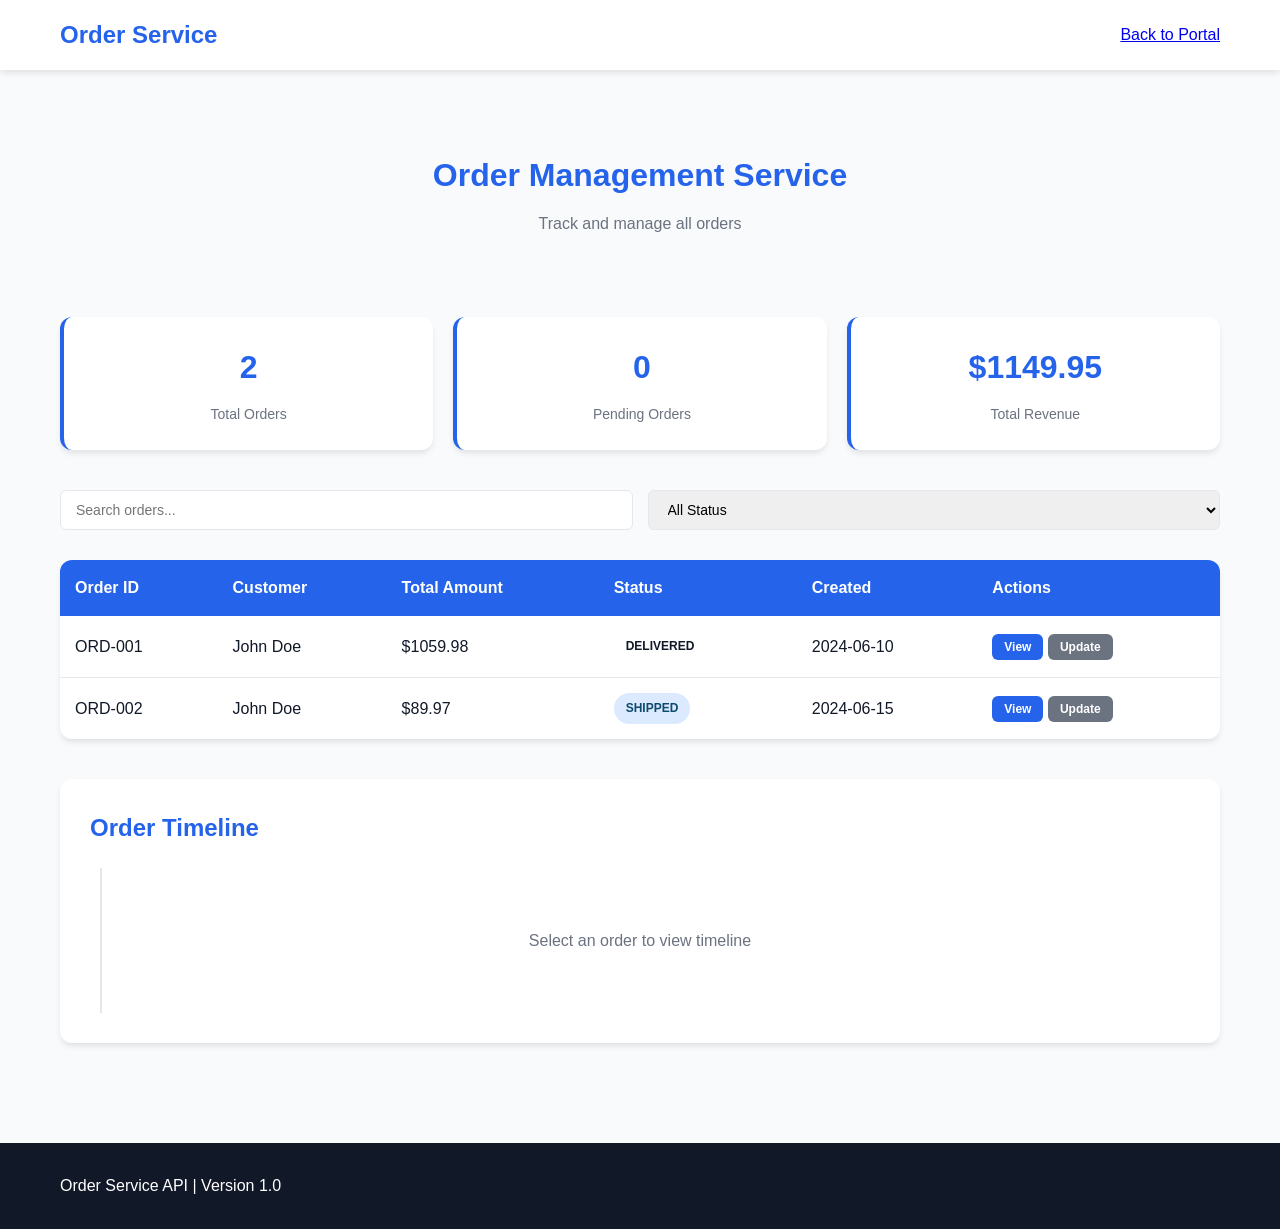
<file: frontend/services/order-service.html>
<!DOCTYPE html>
<html lang="en">
<head>
    <meta charset="UTF-8">
    <meta name="viewport" content="width=device-width, initial-scale=1.0">
    <title>Order Service - E-Commerce</title>
    <link rel="stylesheet" href="../css/styles.css">
    <link rel="stylesheet" href="./css/service-styles.css">
</head>
<body>
    <!-- Navigation -->
    <nav class="navbar">
        <div class="container">
            <div class="logo">Order Service</div>
            <ul class="nav-links">
                <li><a href="../index.html">Back to Portal</a></li>
            </ul>
        </div>
    </nav>

    <!-- Main Content -->
    <main class="main-content service-content">
        <div class="container">
            <div class="service-header">
                <h1>Order Management Service</h1>
                <p>Track and manage all orders</p>
            </div>

            <!-- Service Stats -->
            <div class="service-stats">
                <div class="stat-card">
                    <div class="stat-value" id="total-orders">0</div>
                    <div class="stat-label">Total Orders</div>
                </div>
                <div class="stat-card">
                    <div class="stat-value" id="pending-orders">0</div>
                    <div class="stat-label">Pending Orders</div>
                </div>
                <div class="stat-card">
                    <div class="stat-value" id="total-revenue">$0.00</div>
                    <div class="stat-label">Total Revenue</div>
                </div>
            </div>

            <!-- Filter Controls -->
            <div class="service-controls">
                <input type="text" id="order-search" placeholder="Search orders..." class="search-box">
                <select id="status-filter" class="filter-select">
                    <option value="">All Status</option>
                    <option value="pending">Pending</option>
                    <option value="processing">Processing</option>
                    <option value="shipped">Shipped</option>
                    <option value="delivered">Delivered</option>
                </select>
            </div>

            <!-- Orders Table -->
            <div class="table-responsive">
                <table class="service-table">
                    <thead>
                        <tr>
                            <th>Order ID</th>
                            <th>Customer</th>
                            <th>Total Amount</th>
                            <th>Status</th>
                            <th>Created</th>
                            <th>Actions</th>
                        </tr>
                    </thead>
                    <tbody id="service-orders-tbody">
                        <tr><td colspan="6" class="loading">Loading orders...</td></tr>
                    </tbody>
                </table>
            </div>

            <!-- Order Timeline Section -->
            <div class="service-section" style="margin-top: 40px;">
                <h2>Order Timeline</h2>
                <div id="order-timeline" class="timeline">
                    <div class="empty-message">Select an order to view timeline</div>
                </div>
            </div>
        </div>
    </main>

    <!-- Footer -->
    <footer class="footer">
        <div class="container">
            <p>Order Service API | Version 1.0</p>
        </div>
    </footer>

    <script src="../js/api.js"></script>
    <script>
        let allOrders = [];

        async function loadServiceOrders() {
            console.log('[v0] Loading orders for service view');
            try {
                allOrders = await api.getOrders();
                renderServiceOrders(allOrders);
                updateOrderStats();
            } catch (error) {
                console.error('[v0] Error loading orders:', error);
            }
        }

        function renderServiceOrders(orders) {
            const tbody = document.getElementById('service-orders-tbody');
            if (!orders || orders.length === 0) {
                tbody.innerHTML = '<tr><td colspan="6" class="empty-message">No orders</td></tr>';
                return;
            }

            tbody.innerHTML = orders.map(order => `
                <tr>
                    <td>${order.id}</td>
                    <td>${order.customer}</td>
                    <td>$${order.total.toFixed(2)}</td>
                    <td><span class="badge badge-${order.status}">${order.status.toUpperCase()}</span></td>
                    <td>${order.date}</td>
                    <td>
                        <button class="btn btn-primary btn-small" onclick="viewOrderDetails('${order.id}')">View</button>
                        <button class="btn btn-secondary btn-small" onclick="updateOrderFlow('${order.id}')">Update</button>
                    </td>
                </tr>
            `).join('');
        }

        function updateOrderStats() {
            document.getElementById('total-orders').textContent = allOrders.length;
            const pending = allOrders.filter(o => o.status === 'pending').length;
            const revenue = allOrders.reduce((sum, o) => sum + o.total, 0);
            document.getElementById('pending-orders').textContent = pending;
            document.getElementById('total-revenue').textContent = `$${revenue.toFixed(2)}`;
        }

        function viewOrderDetails(orderId) {
            const order = allOrders.find(o => o.id === orderId);
            if (order) {
                const timeline = `
                    <div style="padding: 20px; background-color: var(--background-color); border-radius: 6px;">
                        <h3>${order.id}</h3>
                        <p><strong>Customer:</strong> ${order.customer}</p>
                        <p><strong>Status:</strong> <span class="badge badge-${order.status}">${order.status.toUpperCase()}</span></p>
                        <p><strong>Total:</strong> $${order.total.toFixed(2)}</p>
                        <p><strong>Date:</strong> ${order.date}</p>
                        <h4 style="margin-top: 20px;">Items:</h4>
                        <ul style="margin-left: 20px;">
                            ${order.items.map(item => `
                                <li>${item.name} (Qty: ${item.qty}) - $${(item.price * item.qty).toFixed(2)}</li>
                            `).join('')}
                        </ul>
                    </div>
                `;
                document.getElementById('order-timeline').innerHTML = timeline;
            }
        }

        function updateOrderFlow(orderId) {
            const order = allOrders.find(o => o.id === orderId);
            const statuses = ['pending', 'processing', 'shipped', 'delivered'];
            const currentIndex = statuses.indexOf(order.status);
            const nextStatus = statuses[(currentIndex + 1) % statuses.length];
            
            api.updateOrderStatus(orderId, nextStatus).then(() => {
                loadServiceOrders();
            });
        }

        // Search functionality
        document.getElementById('order-search')?.addEventListener('input', (e) => {
            const searchTerm = e.target.value.toLowerCase();
            const rows = document.querySelectorAll('#service-orders-tbody tr');
            rows.forEach(row => {
                const text = row.textContent.toLowerCase();
                row.style.display = text.includes(searchTerm) ? '' : 'none';
            });
        });

        // Status filter
        document.getElementById('status-filter')?.addEventListener('change', (e) => {
            const status = e.target.value;
            const filtered = status ? allOrders.filter(o => o.status === status) : allOrders;
            renderServiceOrders(filtered);
        });

        // Initialize
        document.addEventListener('DOMContentLoaded', loadServiceOrders);
    </script>
</body>
</html>
</file>
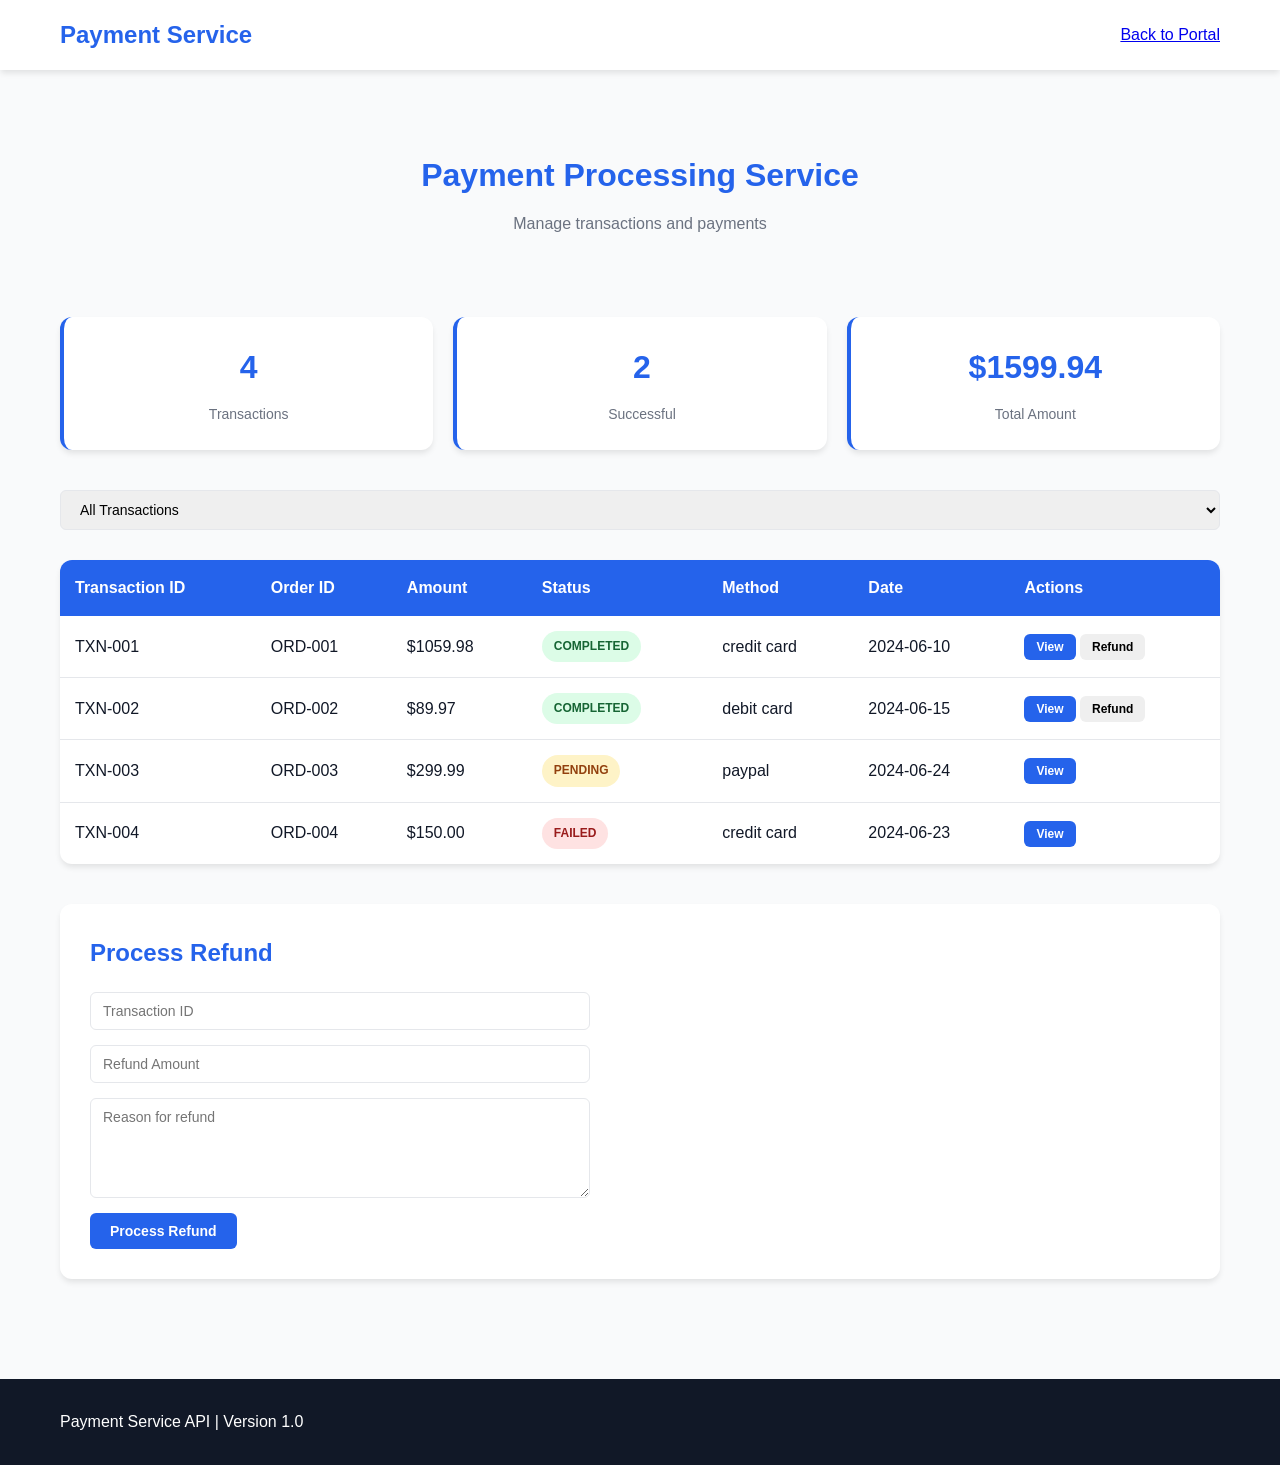
<file: frontend/services/payment-service.html>
<!DOCTYPE html>
<html lang="en">
<head>
    <meta charset="UTF-8">
    <meta name="viewport" content="width=device-width, initial-scale=1.0">
    <title>Payment Service - E-Commerce</title>
    <link rel="stylesheet" href="../css/styles.css">
    <link rel="stylesheet" href="./css/service-styles.css">
</head>
<body>
    <!-- Navigation -->
    <nav class="navbar">
        <div class="container">
            <div class="logo">Payment Service</div>
            <ul class="nav-links">
                <li><a href="../index.html">Back to Portal</a></li>
            </ul>
        </div>
    </nav>

    <!-- Main Content -->
    <main class="main-content service-content">
        <div class="container">
            <div class="service-header">
                <h1>Payment Processing Service</h1>
                <p>Manage transactions and payments</p>
            </div>

            <!-- Service Stats -->
            <div class="service-stats">
                <div class="stat-card">
                    <div class="stat-value" id="total-transactions">0</div>
                    <div class="stat-label">Transactions</div>
                </div>
                <div class="stat-card">
                    <div class="stat-value" id="successful-payments">0</div>
                    <div class="stat-label">Successful</div>
                </div>
                <div class="stat-card">
                    <div class="stat-value" id="total-amount">$0.00</div>
                    <div class="stat-label">Total Amount</div>
                </div>
            </div>

            <!-- Payment Filter -->
            <div class="service-controls">
                <select id="payment-filter" class="filter-select">
                    <option value="">All Transactions</option>
                    <option value="completed">Completed</option>
                    <option value="pending">Pending</option>
                    <option value="failed">Failed</option>
                    <option value="refunded">Refunded</option>
                </select>
            </div>

            <!-- Transactions Table -->
            <div class="table-responsive">
                <table class="service-table">
                    <thead>
                        <tr>
                            <th>Transaction ID</th>
                            <th>Order ID</th>
                            <th>Amount</th>
                            <th>Status</th>
                            <th>Method</th>
                            <th>Date</th>
                            <th>Actions</th>
                        </tr>
                    </thead>
                    <tbody id="service-payments-tbody">
                        <tr><td colspan="7" class="loading">Loading transactions...</td></tr>
                    </tbody>
                </table>
            </div>

            <!-- Refund Section -->
            <div class="service-section" style="margin-top: 40px;">
                <h2>Process Refund</h2>
                <form id="refund-form" style="max-width: 500px;">
                    <div class="form-row full">
                        <input type="text" id="refund-txn-id" placeholder="Transaction ID" class="form-input">
                    </div>
                    <div class="form-row full">
                        <input type="number" id="refund-amount" placeholder="Refund Amount" step="0.01" class="form-input">
                    </div>
                    <div class="form-row full">
                        <textarea id="refund-reason" placeholder="Reason for refund" class="form-input"></textarea>
                    </div>
                    <button type="submit" class="btn btn-primary">Process Refund</button>
                </form>
            </div>
        </div>
    </main>

    <!-- Footer -->
    <footer class="footer">
        <div class="container">
            <p>Payment Service API | Version 1.0</p>
        </div>
    </footer>

    <script src="../js/api.js"></script>
    <script>
        const mockPayments = [
            { id: 'TXN-001', orderId: 'ORD-001', amount: 1059.98, status: 'completed', method: 'credit_card', date: '2024-06-10' },
            { id: 'TXN-002', orderId: 'ORD-002', amount: 89.97, status: 'completed', method: 'debit_card', date: '2024-06-15' },
            { id: 'TXN-003', orderId: 'ORD-003', amount: 299.99, status: 'pending', method: 'paypal', date: '2024-06-24' },
            { id: 'TXN-004', orderId: 'ORD-004', amount: 150.00, status: 'failed', method: 'credit_card', date: '2024-06-23' },
        ];

        async function loadServicePayments() {
            console.log('[v0] Loading payments for service view');
            try {
                renderServicePayments(mockPayments);
                updatePaymentStats();
            } catch (error) {
                console.error('[v0] Error loading payments:', error);
            }
        }

        function renderServicePayments(payments) {
            const tbody = document.getElementById('service-payments-tbody');
            if (!payments || payments.length === 0) {
                tbody.innerHTML = '<tr><td colspan="7" class="empty-message">No transactions</td></tr>';
                return;
            }

            tbody.innerHTML = payments.map(payment => `
                <tr>
                    <td>${payment.id}</td>
                    <td>${payment.orderId}</td>
                    <td>$${payment.amount.toFixed(2)}</td>
                    <td><span class="badge badge-${payment.status}">${payment.status.toUpperCase()}</span></td>
                    <td>${payment.method.replace('_', ' ')}</td>
                    <td>${payment.date}</td>
                    <td>
                        <button class="btn btn-primary btn-small" onclick="viewPaymentDetails('${payment.id}')">View</button>
                        ${payment.status === 'completed' ? `<button class="btn btn-warning btn-small" onclick="refundPayment('${payment.id}')">Refund</button>` : ''}
                    </td>
                </tr>
            `).join('');
        }

        function updatePaymentStats() {
            document.getElementById('total-transactions').textContent = mockPayments.length;
            const successful = mockPayments.filter(p => p.status === 'completed').length;
            const total = mockPayments.reduce((sum, p) => sum + p.amount, 0);
            document.getElementById('successful-payments').textContent = successful;
            document.getElementById('total-amount').textContent = `$${total.toFixed(2)}`;
        }

        function viewPaymentDetails(txnId) {
            const payment = mockPayments.find(p => p.id === txnId);
            if (payment) {
                alert(`Transaction ID: ${payment.id}\nOrder: ${payment.orderId}\nAmount: $${payment.amount}\nStatus: ${payment.status}\nMethod: ${payment.method}`);
            }
        }

        function refundPayment(txnId) {
            const payment = mockPayments.find(p => p.id === txnId);
            if (payment) {
                document.getElementById('refund-txn-id').value = txnId;
                document.getElementById('refund-amount').value = payment.amount;
            }
        }

        // Filter functionality
        document.getElementById('payment-filter')?.addEventListener('change', (e) => {
            const status = e.target.value;
            const filtered = status ? mockPayments.filter(p => p.status === status) : mockPayments;
            renderServicePayments(filtered);
        });

        // Refund form submission
        document.getElementById('refund-form')?.addEventListener('submit', (e) => {
            e.preventDefault();
            const txnId = document.getElementById('refund-txn-id').value;
            const amount = document.getElementById('refund-amount').value;
            
            const payment = mockPayments.find(p => p.id === txnId);
            if (payment) {
                payment.status = 'refunded';
                loadServicePayments();
                document.getElementById('refund-form').reset();
                alert('Refund processed successfully');
            }
        });

        // Initialize
        document.addEventListener('DOMContentLoaded', loadServicePayments);
    </script>
</body>
</html>
</file>
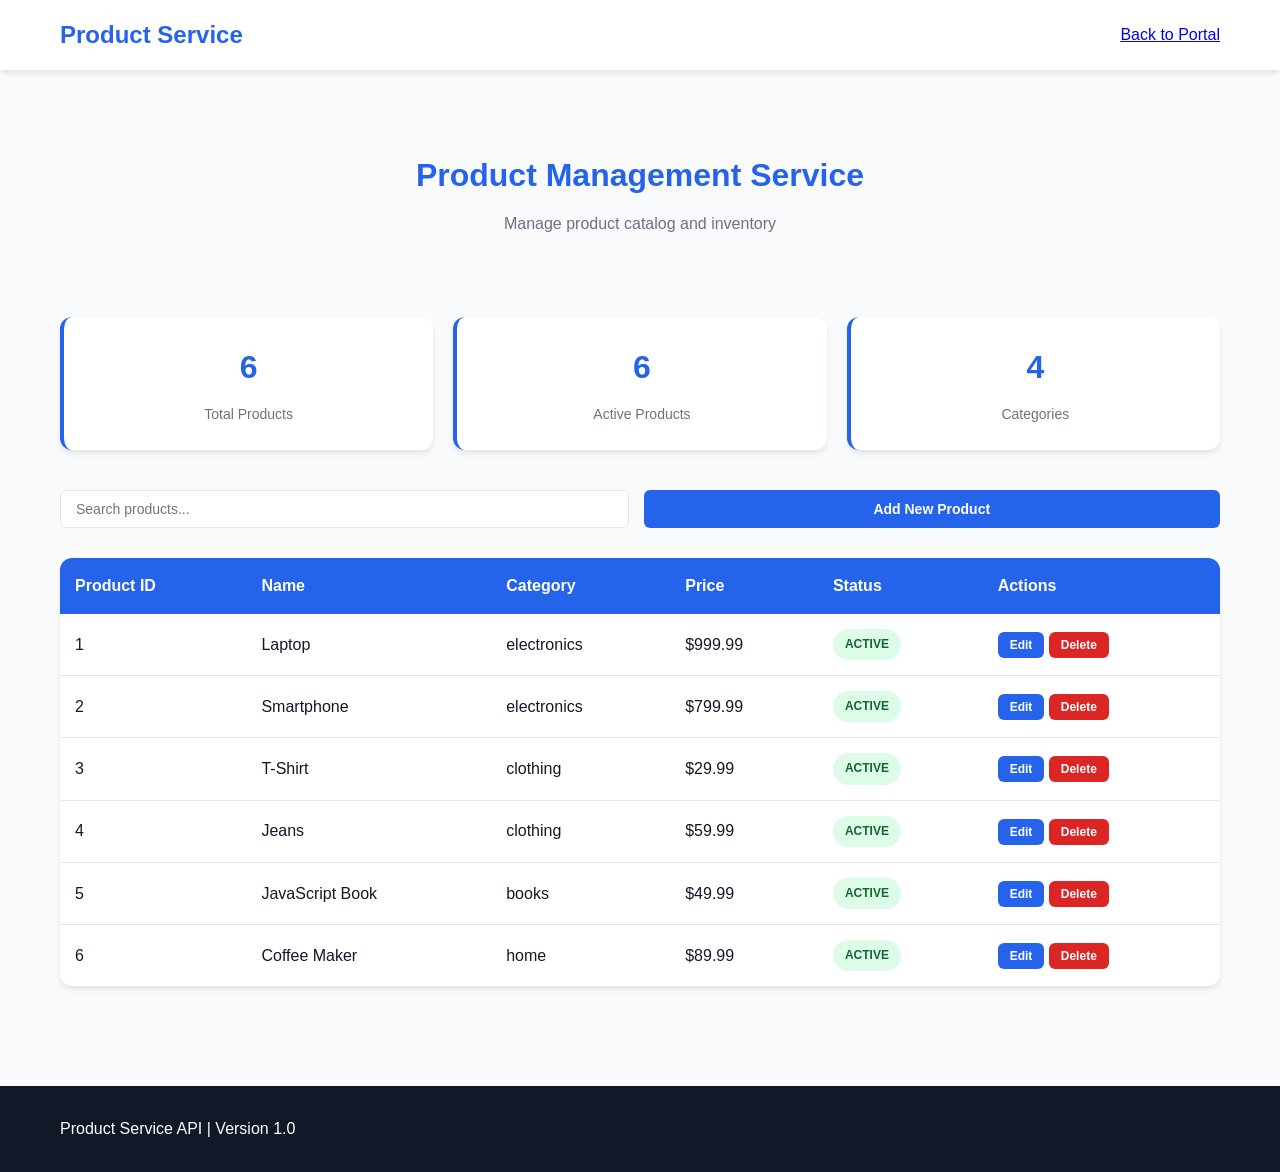
<file: frontend/services/product-service.html>
<!DOCTYPE html>
<html lang="en">
<head>
    <meta charset="UTF-8">
    <meta name="viewport" content="width=device-width, initial-scale=1.0">
    <title>Product Service - E-Commerce</title>
    <link rel="stylesheet" href="../css/styles.css">
    <link rel="stylesheet" href="./css/service-styles.css">
</head>
<body>
    <!-- Navigation -->
    <nav class="navbar">
        <div class="container">
            <div class="logo">Product Service</div>
            <ul class="nav-links">
                <li><a href="../index.html">Back to Portal</a></li>
            </ul>
        </div>
    </nav>

    <!-- Main Content -->
    <main class="main-content service-content">
        <div class="container">
            <div class="service-header">
                <h1>Product Management Service</h1>
                <p>Manage product catalog and inventory</p>
            </div>

            <!-- Service Stats -->
            <div class="service-stats">
                <div class="stat-card">
                    <div class="stat-value" id="total-products">0</div>
                    <div class="stat-label">Total Products</div>
                </div>
                <div class="stat-card">
                    <div class="stat-value" id="active-products">0</div>
                    <div class="stat-label">Active Products</div>
                </div>
                <div class="stat-card">
                    <div class="stat-value" id="total-categories">0</div>
                    <div class="stat-label">Categories</div>
                </div>
            </div>

            <!-- Service Controls -->
            <div class="service-controls">
                <input type="text" id="service-search" placeholder="Search products..." class="search-box">
                <button class="btn btn-primary" onclick="openServiceModal()">Add New Product</button>
            </div>

            <!-- Products Table -->
            <div class="table-responsive">
                <table class="service-table">
                    <thead>
                        <tr>
                            <th>Product ID</th>
                            <th>Name</th>
                            <th>Category</th>
                            <th>Price</th>
                            <th>Status</th>
                            <th>Actions</th>
                        </tr>
                    </thead>
                    <tbody id="service-products-tbody">
                        <tr><td colspan="6" class="loading">Loading products...</td></tr>
                    </tbody>
                </table>
            </div>
        </div>
    </main>

    <!-- Product Modal -->
    <div id="service-modal" class="modal">
        <div class="modal-content">
            <span class="close" onclick="closeServiceModal()">&times;</span>
            <h2>Product Details</h2>
            <form id="service-form" class="form">
                <input type="text" id="service-product-name" placeholder="Product Name" required class="form-input">
                <textarea id="service-product-desc" placeholder="Description" class="form-input"></textarea>
                <input type="number" id="service-product-price" placeholder="Price" step="0.01" required class="form-input">
                <input type="text" id="service-product-category" placeholder="Category" class="form-input">
                <select id="service-product-status" class="form-input">
                    <option value="active">Active</option>
                    <option value="inactive">Inactive</option>
                    <option value="discontinued">Discontinued</option>
                </select>
                <button type="submit" class="btn btn-primary btn-block">Save Product</button>
            </form>
        </div>
    </div>

    <!-- Footer -->
    <footer class="footer">
        <div class="container">
            <p>Product Service API | Version 1.0</p>
        </div>
    </footer>

    <script src="../js/api.js"></script>
    <script>
        async function loadServiceProducts() {
            console.log('[v0] Loading products for service view');
            try {
                const products = await api.getProducts();
                renderServiceProducts(products);
                updateServiceStats(products);
            } catch (error) {
                console.error('[v0] Error loading products:', error);
            }
        }

        function renderServiceProducts(products) {
            const tbody = document.getElementById('service-products-tbody');
            if (!products || products.length === 0) {
                tbody.innerHTML = '<tr><td colspan="6" class="empty-message">No products</td></tr>';
                return;
            }

            tbody.innerHTML = products.map(p => `
                <tr>
                    <td>${p.id}</td>
                    <td>${p.name}</td>
                    <td>${p.category}</td>
                    <td>$${p.price.toFixed(2)}</td>
                    <td><span class="badge badge-active">Active</span></td>
                    <td>
                        <button class="btn btn-primary btn-small" onclick="editServiceProduct(${p.id})">Edit</button>
                        <button class="btn btn-danger btn-small" onclick="deleteServiceProduct(${p.id})">Delete</button>
                    </td>
                </tr>
            `).join('');
        }

        function updateServiceStats(products) {
            document.getElementById('total-products').textContent = products.length;
            document.getElementById('active-products').textContent = products.filter(p => p.stock > 0).length;
            const categories = new Set(products.map(p => p.category));
            document.getElementById('total-categories').textContent = categories.size;
        }

        function openServiceModal() {
            document.getElementById('service-modal').classList.add('show');
        }

        function closeServiceModal() {
            document.getElementById('service-modal').classList.remove('show');
        }

        function editServiceProduct(id) {
            console.log('[v0] Editing product:', id);
            openServiceModal();
        }

        async function deleteServiceProduct(id) {
            if (confirm('Delete this product?')) {
                await api.deleteProduct(id);
                loadServiceProducts();
            }
        }

        // Search functionality
        document.getElementById('service-search')?.addEventListener('input', (e) => {
            const searchTerm = e.target.value.toLowerCase();
            const rows = document.querySelectorAll('#service-products-tbody tr');
            rows.forEach(row => {
                const text = row.textContent.toLowerCase();
                row.style.display = text.includes(searchTerm) ? '' : 'none';
            });
        });

        // Initialize
        document.addEventListener('DOMContentLoaded', loadServiceProducts);
    </script>
</body>
</html>
</file>
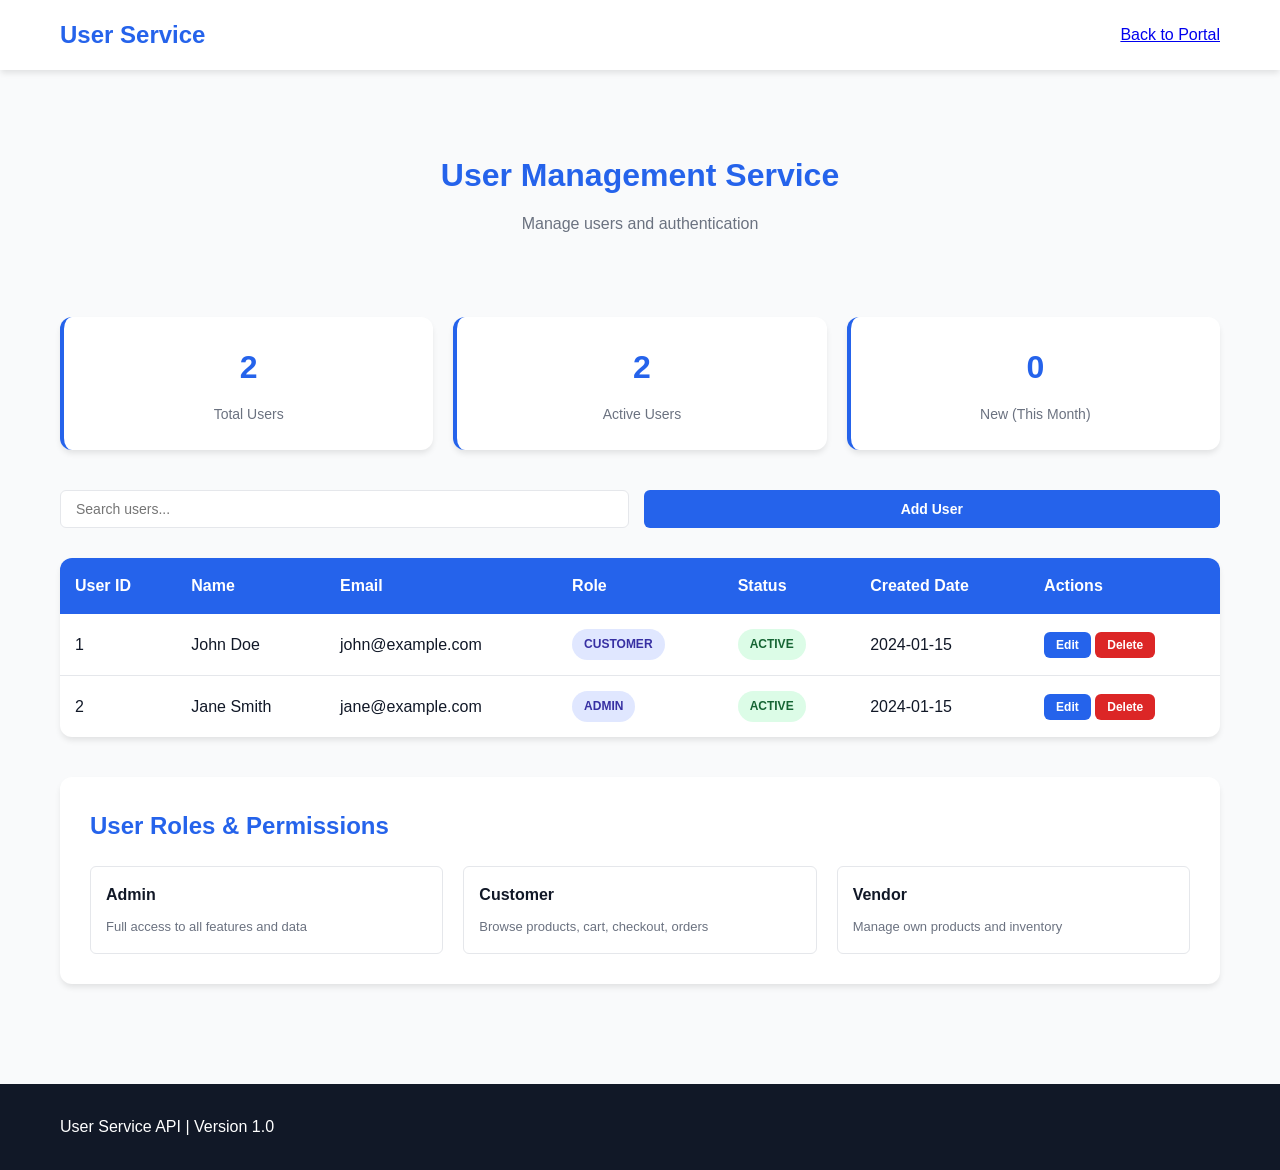
<file: frontend/services/user-service.html>
<!DOCTYPE html>
<html lang="en">
<head>
    <meta charset="UTF-8">
    <meta name="viewport" content="width=device-width, initial-scale=1.0">
    <title>User Service - E-Commerce</title>
    <link rel="stylesheet" href="../css/styles.css">
    <link rel="stylesheet" href="./css/service-styles.css">
</head>
<body>
    <!-- Navigation -->
    <nav class="navbar">
        <div class="container">
            <div class="logo">User Service</div>
            <ul class="nav-links">
                <li><a href="../index.html">Back to Portal</a></li>
            </ul>
        </div>
    </nav>

    <!-- Main Content -->
    <main class="main-content service-content">
        <div class="container">
            <div class="service-header">
                <h1>User Management Service</h1>
                <p>Manage users and authentication</p>
            </div>

            <!-- Service Stats -->
            <div class="service-stats">
                <div class="stat-card">
                    <div class="stat-value" id="total-users">0</div>
                    <div class="stat-label">Total Users</div>
                </div>
                <div class="stat-card">
                    <div class="stat-value" id="active-users">0</div>
                    <div class="stat-label">Active Users</div>
                </div>
                <div class="stat-card">
                    <div class="stat-value" id="new-users">0</div>
                    <div class="stat-label">New (This Month)</div>
                </div>
            </div>

            <!-- User Controls -->
            <div class="service-controls">
                <input type="text" id="user-search" placeholder="Search users..." class="search-box">
                <button class="btn btn-primary" onclick="openUserModal()">Add User</button>
            </div>

            <!-- Users Table -->
            <div class="table-responsive">
                <table class="service-table">
                    <thead>
                        <tr>
                            <th>User ID</th>
                            <th>Name</th>
                            <th>Email</th>
                            <th>Role</th>
                            <th>Status</th>
                            <th>Created Date</th>
                            <th>Actions</th>
                        </tr>
                    </thead>
                    <tbody id="service-users-tbody">
                        <tr><td colspan="7" class="loading">Loading users...</td></tr>
                    </tbody>
                </table>
            </div>

            <!-- User Roles Section -->
            <div class="service-section" style="margin-top: 40px;">
                <h2>User Roles & Permissions</h2>
                <div style="display: grid; grid-template-columns: repeat(auto-fit, minmax(250px, 1fr)); gap: 20px;">
                    <div style="border: 1px solid var(--border-color); border-radius: 6px; padding: 15px;">
                        <h4>Admin</h4>
                        <p style="font-size: 13px; color: var(--text-secondary);">Full access to all features and data</p>
                    </div>
                    <div style="border: 1px solid var(--border-color); border-radius: 6px; padding: 15px;">
                        <h4>Customer</h4>
                        <p style="font-size: 13px; color: var(--text-secondary);">Browse products, cart, checkout, orders</p>
                    </div>
                    <div style="border: 1px solid var(--border-color); border-radius: 6px; padding: 15px;">
                        <h4>Vendor</h4>
                        <p style="font-size: 13px; color: var(--text-secondary);">Manage own products and inventory</p>
                    </div>
                </div>
            </div>
        </div>
    </main>

    <!-- User Modal -->
    <div id="user-modal" class="modal">
        <div class="modal-content">
            <span class="close" onclick="closeUserModal()">&times;</span>
            <h2>Add/Edit User</h2>
            <form id="user-form" class="form">
                <input type="text" id="user-full-name" placeholder="Full Name" required class="form-input">
                <input type="email" id="user-email" placeholder="Email" required class="form-input">
                <input type="password" id="user-password" placeholder="Password" class="form-input">
                <select id="user-role" class="form-input" required>
                    <option value="">Select Role</option>
                    <option value="admin">Admin</option>
                    <option value="customer">Customer</option>
                    <option value="vendor">Vendor</option>
                </select>
                <select id="user-status" class="form-input" required>
                    <option value="active">Active</option>
                    <option value="inactive">Inactive</option>
                    <option value="suspended">Suspended</option>
                </select>
                <button type="submit" class="btn btn-primary btn-block">Save User</button>
            </form>
        </div>
    </div>

    <!-- Footer -->
    <footer class="footer">
        <div class="container">
            <p>User Service API | Version 1.0</p>
        </div>
    </footer>

    <script src="../js/api.js"></script>
    <script>
        let allUsers = [];

        async function loadServiceUsers() {
            console.log('[v0] Loading users for service view');
            try {
                allUsers = await api.getUsers();
                renderServiceUsers(allUsers);
                updateUserStats();
            } catch (error) {
                console.error('[v0] Error loading users:', error);
            }
        }

        function renderServiceUsers(users) {
            const tbody = document.getElementById('service-users-tbody');
            if (!users || users.length === 0) {
                tbody.innerHTML = '<tr><td colspan="7" class="empty-message">No users</td></tr>';
                return;
            }

            tbody.innerHTML = users.map(user => `
                <tr>
                    <td>${user.id}</td>
                    <td>${user.name}</td>
                    <td>${user.email}</td>
                    <td><span class="badge badge-role">${user.role.toUpperCase()}</span></td>
                    <td><span class="badge badge-${user.status}">${user.status.toUpperCase()}</span></td>
                    <td>${user.createdDate || '2024-01-15'}</td>
                    <td>
                        <button class="btn btn-primary btn-small" onclick="editUser(${user.id})">Edit</button>
                        <button class="btn btn-danger btn-small" onclick="deleteUser(${user.id})">Delete</button>
                    </td>
                </tr>
            `).join('');
        }

        function updateUserStats() {
            document.getElementById('total-users').textContent = allUsers.length;
            const active = allUsers.filter(u => u.status === 'active').length;
            const newUsersCount = allUsers.filter(u => u.role === 'customer').length;
            document.getElementById('active-users').textContent = active;
            document.getElementById('new-users').textContent = Math.floor(newUsersCount * 0.3);
        }

        function openUserModal() {
            document.getElementById('user-modal').classList.add('show');
        }

        function closeUserModal() {
            document.getElementById('user-modal').classList.remove('show');
            document.getElementById('user-form').reset();
        }

        function editUser(userId) {
            const user = allUsers.find(u => u.id === userId);
            if (user) {
                document.getElementById('user-full-name').value = user.name;
                document.getElementById('user-email').value = user.email;
                document.getElementById('user-role').value = user.role;
                document.getElementById('user-status').value = user.status;
                openUserModal();
            }
        }

        function deleteUser(userId) {
            if (confirm('Delete this user?')) {
                const index = allUsers.findIndex(u => u.id === userId);
                if (index >= 0) {
                    allUsers.splice(index, 1);
                    loadServiceUsers();
                }
            }
        }

        // Search functionality
        document.getElementById('user-search')?.addEventListener('input', (e) => {
            const searchTerm = e.target.value.toLowerCase();
            const rows = document.querySelectorAll('#service-users-tbody tr');
            rows.forEach(row => {
                const text = row.textContent.toLowerCase();
                row.style.display = text.includes(searchTerm) ? '' : 'none';
            });
        });

        // Form submission
        document.getElementById('user-form')?.addEventListener('submit', (e) => {
            e.preventDefault();
            const userData = {
                name: document.getElementById('user-full-name').value,
                email: document.getElementById('user-email').value,
                role: document.getElementById('user-role').value,
                status: document.getElementById('user-status').value
            };
            
            // Add new user or update existing
            const existingUser = allUsers.find(u => u.email === userData.email);
            if (!existingUser) {
                allUsers.push({
                    id: Math.max(...allUsers.map(u => u.id || 0)) + 1,
                    ...userData,
                    createdDate: new Date().toISOString().split('T')[0]
                });
            }
            
            loadServiceUsers();
            closeUserModal();
            alert('User saved successfully');
        });

        // Initialize
        document.addEventListener('DOMContentLoaded', loadServiceUsers);
    </script>
</body>
</html>
</file>
<file: frontend/shared/css/styles.css>
/* ========================================
   SHARED STYLES FOR USER & ADMIN PORTALS
   ======================================== */

/* Variables */
:root {
  --primary-color: #2563eb;
  --secondary-color: #64748b;
  --success-color: #10b981;
  --error-color: #ef4444;
  --warning-color: #f59e0b;
  --dark-bg: #1e293b;
  --light-bg: #f8fafc;
  --border-color: #e2e8f0;
  --text-dark: #1e293b;
  --text-light: #64748b;
  --spacing-xs: 0.25rem;
  --spacing-sm: 0.5rem;
  --spacing-md: 1rem;
  --spacing-lg: 1.5rem;
  --spacing-xl: 2rem;
  --spacing-2xl: 3rem;
  --border-radius: 0.5rem;
  --shadow-sm: 0 1px 2px 0 rgba(0, 0, 0, 0.05);
  --shadow-md: 0 4px 6px -1px rgba(0, 0, 0, 0.1);
  --shadow-lg: 0 10px 15px -3px rgba(0, 0, 0, 0.1);
  --transition: all 0.3s ease;
}

/* Reset & Base */
* {
  margin: 0;
  padding: 0;
  box-sizing: border-box;
}

html {
  scroll-behavior: smooth;
}

body {
  font-family: -apple-system, BlinkMacSystemFont, 'Segoe UI', 'Roboto', 'Oxygen',
    'Ubuntu', 'Cantarell', 'Fira Sans', 'Droid Sans', 'Helvetica Neue', sans-serif;
  font-size: 16px;
  line-height: 1.6;
  color: var(--text-dark);
  background-color: var(--light-bg);
}

h1, h2, h3, h4, h5, h6 {
  font-weight: 600;
  line-height: 1.2;
  margin-bottom: var(--spacing-md);
}

h1 { font-size: 2rem; }
h2 { font-size: 1.75rem; }
h3 { font-size: 1.5rem; }
h4 { font-size: 1.25rem; }
h5 { font-size: 1.1rem; }
h6 { font-size: 1rem; }

p {
  margin-bottom: var(--spacing-md);
}

a {
  color: var(--primary-color);
  text-decoration: none;
  transition: var(--transition);
}

a:hover {
  color: var(--primary-color);
  text-decoration: underline;
}

/* Layout */
.container {
  max-width: 1200px;
  margin: 0 auto;
  padding: 0 var(--spacing-lg);
}

.grid {
  display: grid;
  gap: var(--spacing-lg);
}

.grid-2 {
  grid-template-columns: repeat(auto-fit, minmax(300px, 1fr));
}

.grid-3 {
  grid-template-columns: repeat(auto-fit, minmax(250px, 1fr));
}

.grid-4 {
  grid-template-columns: repeat(auto-fit, minmax(200px, 1fr));
}

.flex {
  display: flex;
  gap: var(--spacing-md);
}

.flex-between {
  display: flex;
  justify-content: space-between;
  align-items: center;
  gap: var(--spacing-md);
}

.flex-center {
  display: flex;
  justify-content: center;
  align-items: center;
  gap: var(--spacing-md);
}

.flex-col {
  display: flex;
  flex-direction: column;
  gap: var(--spacing-md);
}

/* Buttons */
.btn {
  display: inline-block;
  padding: var(--spacing-sm) var(--spacing-lg);
  border: none;
  border-radius: var(--border-radius);
  font-size: 1rem;
  font-weight: 500;
  cursor: pointer;
  transition: var(--transition);
  text-align: center;
  text-decoration: none;
}

.btn:disabled {
  opacity: 0.5;
  cursor: not-allowed;
}

.btn-primary {
  background-color: var(--primary-color);
  color: white;
}

.btn-primary:hover:not(:disabled) {
  background-color: #1d4ed8;
  box-shadow: var(--shadow-md);
}

.btn-secondary {
  background-color: var(--secondary-color);
  color: white;
}

.btn-secondary:hover:not(:disabled) {
  background-color: #475569;
}

.btn-success {
  background-color: var(--success-color);
  color: white;
}

.btn-success:hover:not(:disabled) {
  background-color: #059669;
}

.btn-danger {
  background-color: var(--error-color);
  color: white;
}

.btn-danger:hover:not(:disabled) {
  background-color: #dc2626;
}

.btn-outline {
  background-color: transparent;
  border: 2px solid var(--primary-color);
  color: var(--primary-color);
}

.btn-outline:hover:not(:disabled) {
  background-color: var(--primary-color);
  color: white;
}

.btn-sm {
  padding: var(--spacing-xs) var(--spacing-md);
  font-size: 0.875rem;
}

.btn-lg {
  padding: var(--spacing-md) var(--spacing-2xl);
  font-size: 1.125rem;
}

.btn-block {
  display: block;
  width: 100%;
}

/* Forms */
.form-group {
  margin-bottom: var(--spacing-lg);
}

label {
  display: block;
  margin-bottom: var(--spacing-sm);
  font-weight: 500;
  color: var(--text-dark);
}

input, textarea, select {
  width: 100%;
  padding: var(--spacing-sm) var(--spacing-md);
  border: 1px solid var(--border-color);
  border-radius: var(--border-radius);
  font-family: inherit;
  font-size: 1rem;
  transition: var(--transition);
}

input:focus, textarea:focus, select:focus {
  outline: none;
  border-color: var(--primary-color);
  box-shadow: 0 0 0 3px rgba(37, 99, 235, 0.1);
}

input[type="checkbox"], input[type="radio"] {
  width: auto;
  margin-right: var(--spacing-sm);
}

textarea {
  resize: vertical;
  min-height: 120px;
}

/* Cards */
.card {
  background-color: white;
  border: 1px solid var(--border-color);
  border-radius: var(--border-radius);
  padding: var(--spacing-lg);
  box-shadow: var(--shadow-sm);
  transition: var(--transition);
}

.card:hover {
  box-shadow: var(--shadow-md);
}

.card-header {
  display: flex;
  justify-content: space-between;
  align-items: center;
  margin-bottom: var(--spacing-lg);
  padding-bottom: var(--spacing-lg);
  border-bottom: 1px solid var(--border-color);
}

.card-body {
  margin-bottom: var(--spacing-md);
}

.card-footer {
  display: flex;
  justify-content: flex-end;
  gap: var(--spacing-md);
  margin-top: var(--spacing-lg);
  padding-top: var(--spacing-lg);
  border-top: 1px solid var(--border-color);
}

/* Tables */
.table {
  width: 100%;
  border-collapse: collapse;
  background-color: white;
  border-radius: var(--border-radius);
  overflow: hidden;
  box-shadow: var(--shadow-sm);
}

.table thead {
  background-color: var(--light-bg);
  font-weight: 600;
}

.table th, .table td {
  padding: var(--spacing-md);
  text-align: left;
  border-bottom: 1px solid var(--border-color);
}

.table tbody tr:hover {
  background-color: var(--light-bg);
}

.table tbody tr:last-child td {
  border-bottom: none;
}

/* Alerts */
.alert {
  padding: var(--spacing-md) var(--spacing-lg);
  border-radius: var(--border-radius);
  margin-bottom: var(--spacing-lg);
  border-left: 4px solid;
}

.alert-info {
  background-color: #dbeafe;
  border-color: var(--primary-color);
  color: #1e40af;
}

.alert-success {
  background-color: #dcfce7;
  border-color: var(--success-color);
  color: #166534;
}

.alert-warning {
  background-color: #fef3c7;
  border-color: var(--warning-color);
  color: #92400e;
}

.alert-danger {
  background-color: #fee2e2;
  border-color: var(--error-color);
  color: #991b1b;
}

/* Badges */
.badge {
  display: inline-block;
  padding: var(--spacing-xs) var(--spacing-md);
  border-radius: 999px;
  font-size: 0.875rem;
  font-weight: 600;
}

.badge-primary {
  background-color: #dbeafe;
  color: #1e40af;
}

.badge-success {
  background-color: #dcfce7;
  color: #166534;
}

.badge-warning {
  background-color: #fef3c7;
  color: #92400e;
}

.badge-danger {
  background-color: #fee2e2;
  color: #991b1b;
}

/* Modals */
.modal {
  display: none;
  position: fixed;
  top: 0;
  left: 0;
  width: 100%;
  height: 100%;
  background-color: rgba(0, 0, 0, 0.5);
  z-index: 1000;
  justify-content: center;
  align-items: center;
}

.modal.active {
  display: flex;
}

.modal-content {
  background-color: white;
  border-radius: var(--border-radius);
  max-width: 500px;
  width: 90%;
  max-height: 90vh;
  overflow-y: auto;
  box-shadow: var(--shadow-lg);
}

.modal-header {
  padding: var(--spacing-lg);
  border-bottom: 1px solid var(--border-color);
  display: flex;
  justify-content: space-between;
  align-items: center;
}

.modal-body {
  padding: var(--spacing-lg);
}

.modal-footer {
  padding: var(--spacing-lg);
  border-top: 1px solid var(--border-color);
  display: flex;
  justify-content: flex-end;
  gap: var(--spacing-md);
}

.close-btn {
  background: none;
  border: none;
  font-size: 1.5rem;
  cursor: pointer;
  color: var(--text-light);
}

/* Loading */
.spinner {
  display: inline-block;
  width: 20px;
  height: 20px;
  border: 3px solid var(--border-color);
  border-top-color: var(--primary-color);
  border-radius: 50%;
  animation: spin 0.8s linear infinite;
}

@keyframes spin {
  to { transform: rotate(360deg); }
}

.loading {
  text-align: center;
  padding: var(--spacing-2xl);
  color: var(--text-light);
}

/* Empty State */
.empty-state {
  text-align: center;
  padding: var(--spacing-2xl);
  color: var(--text-light);
}

.empty-state h3 {
  margin-bottom: var(--spacing-md);
}

/* Utilities */
.text-center { text-align: center; }
.text-right { text-align: right; }
.text-left { text-align: left; }

.text-muted { color: var(--text-light); }
.text-success { color: var(--success-color); }
.text-danger { color: var(--error-color); }
.text-warning { color: var(--warning-color); }
.text-primary { color: var(--primary-color); }

.mt-xs { margin-top: var(--spacing-xs); }
.mt-sm { margin-top: var(--spacing-sm); }
.mt-md { margin-top: var(--spacing-md); }
.mt-lg { margin-top: var(--spacing-lg); }
.mt-xl { margin-top: var(--spacing-xl); }

.mb-xs { margin-bottom: var(--spacing-xs); }
.mb-sm { margin-bottom: var(--spacing-sm); }
.mb-md { margin-bottom: var(--spacing-md); }
.mb-lg { margin-bottom: var(--spacing-lg); }
.mb-xl { margin-bottom: var(--spacing-xl); }

.p-md { padding: var(--spacing-md); }
.p-lg { padding: var(--spacing-lg); }

.gap-sm { gap: var(--spacing-sm) !important; }
.gap-md { gap: var(--spacing-md) !important; }
.gap-lg { gap: var(--spacing-lg) !important; }

.hidden { display: none !important; }
.visible { display: block !important; }

/* Responsive */
@media (max-width: 768px) {
  h1 { font-size: 1.5rem; }
  h2 { font-size: 1.25rem; }
  h3 { font-size: 1.1rem; }

  .container {
    padding: 0 var(--spacing-md);
  }

  .grid-2, .grid-3, .grid-4 {
    grid-template-columns: 1fr;
  }

  .flex-between {
    flex-direction: column;
    align-items: flex-start;
  }

  .table {
    font-size: 0.875rem;
  }

  .table th, .table td {
    padding: var(--spacing-sm) var(--spacing-md);
  }
}

/* Print Styles */
@media print {
  body {
    background-color: white;
  }

  .no-print {
    display: none !important;
  }
}
</file>
<file: frontend/admin/css/admin-styles.css>
/* Admin Portal Specific Styles */

/* Admin Header */
.admin-header {
  background-color: var(--dark-bg);
  color: white;
  padding: var(--spacing-md) 0;
  box-shadow: var(--shadow-md);
  position: sticky;
  top: 0;
  z-index: 100;
}

.admin-header .logo {
  color: white;
  margin: 0;
  font-size: 1.3rem;
}

.admin-name {
  color: white;
  margin-right: var(--spacing-md);
}

/* Layout */
.admin-layout {
  display: flex;
  min-height: calc(100vh - 100px);
}

/* Sidebar */
.admin-sidebar {
  width: 280px;
  background-color: var(--dark-bg);
  border-right: 1px solid var(--border-color);
  padding: var(--spacing-lg) 0;
  position: sticky;
  top: 60px;
  height: calc(100vh - 60px);
  overflow-y: auto;
}

.admin-nav {
  display: flex;
  flex-direction: column;
  gap: var(--spacing-xs);
}

.nav-item {
  display: flex;
  align-items: center;
  gap: var(--spacing-md);
  padding: var(--spacing-md) var(--spacing-lg);
  color: rgba(255, 255, 255, 0.7);
  transition: var(--transition);
  border-left: 3px solid transparent;
  text-decoration: none;
}

.nav-item:hover {
  background-color: rgba(255, 255, 255, 0.1);
  color: white;
}

.nav-item.active {
  background-color: var(--primary-color);
  color: white;
  border-left-color: white;
}

.nav-item .icon {
  font-size: 1.2rem;
  width: 24px;
  text-align: center;
}

/* Admin Content */
.admin-content {
  flex: 1;
  padding: var(--spacing-2xl);
  background-color: var(--light-bg);
  overflow-y: auto;
}

/* Page */
.page {
  display: none;
  animation: fadeIn 0.3s ease-in;
}

.page.active {
  display: block;
}

@keyframes fadeIn {
  from {
    opacity: 0;
  }
  to {
    opacity: 1;
  }
}

/* Page Header */
.page-header {
  margin-bottom: var(--spacing-2xl);
}

.page-header h1 {
  margin-bottom: var(--spacing-sm);
}

.page-header p {
  color: var(--text-light);
  margin-bottom: var(--spacing-lg);
}

.page-header .flex-between {
  align-items: flex-start;
}

/* Stats Grid */
.stats-grid {
  display: grid;
  grid-template-columns: repeat(auto-fit, minmax(250px, 1fr));
  gap: var(--spacing-lg);
  margin-bottom: var(--spacing-2xl);
}

.stat-card {
  background-color: white;
  border: 1px solid var(--border-color);
  border-radius: var(--border-radius);
  padding: var(--spacing-lg);
  display: flex;
  align-items: center;
  gap: var(--spacing-lg);
  box-shadow: var(--shadow-sm);
  transition: var(--transition);
}

.stat-card:hover {
  box-shadow: var(--shadow-md);
}

.stat-icon {
  width: 80px;
  height: 80px;
  border-radius: var(--border-radius);
  display: flex;
  align-items: center;
  justify-content: center;
  font-size: 2rem;
}

.stat-content {
  flex: 1;
}

.stat-content h3 {
  margin-bottom: var(--spacing-sm);
  color: var(--text-light);
  font-size: 0.9rem;
  font-weight: 500;
}

.stat-value {
  font-size: 2rem;
  font-weight: 700;
  color: var(--primary-color);
  margin: 0;
}

/* Search & Filters */
.search-box {
  margin-bottom: var(--spacing-lg);
}

.search-box input {
  width: 100%;
  padding: var(--spacing-sm) var(--spacing-md);
  border: 1px solid var(--border-color);
  border-radius: var(--border-radius);
  font-size: 1rem;
  max-width: 400px;
}

.filters {
  display: flex;
  gap: var(--spacing-md);
  margin-bottom: var(--spacing-lg);
}

.filters input,
.filters select {
  padding: var(--spacing-sm) var(--spacing-md);
  border: 1px solid var(--border-color);
  border-radius: var(--border-radius);
  font-size: 1rem;
}

/* Table */
.table-container {
  background-color: white;
  border-radius: var(--border-radius);
  overflow: hidden;
  box-shadow: var(--shadow-sm);
  margin-bottom: var(--spacing-2xl);
}

.table {
  width: 100%;
  border-collapse: collapse;
}

.table thead {
  background-color: var(--light-bg);
  font-weight: 600;
}

.table th {
  padding: var(--spacing-md) var(--spacing-lg);
  text-align: left;
  border-bottom: 2px solid var(--border-color);
  color: var(--text-dark);
}

.table td {
  padding: var(--spacing-md) var(--spacing-lg);
  border-bottom: 1px solid var(--border-color);
}

.table tbody tr:hover {
  background-color: var(--light-bg);
}

.table tbody tr:last-child td {
  border-bottom: none;
}

/* Table Actions */
.action-buttons {
  display: flex;
  gap: var(--spacing-sm);
}

.action-buttons .btn {
  padding: var(--spacing-xs) var(--spacing-md);
  font-size: 0.85rem;
}

/* Modal */
.modal {
  display: none;
  position: fixed;
  top: 0;
  left: 0;
  width: 100%;
  height: 100%;
  background-color: rgba(0, 0, 0, 0.5);
  z-index: 1000;
  justify-content: center;
  align-items: center;
  padding: var(--spacing-lg);
}

.modal.active {
  display: flex;
}

.modal-content {
  background-color: white;
  border-radius: var(--border-radius);
  max-width: 600px;
  width: 100%;
  max-height: 90vh;
  overflow-y: auto;
  box-shadow: var(--shadow-lg);
}

.modal-header {
  padding: var(--spacing-lg);
  border-bottom: 1px solid var(--border-color);
  display: flex;
  justify-content: space-between;
  align-items: center;
}

.modal-header h2 {
  margin: 0;
}

.close-btn {
  background: none;
  border: none;
  font-size: 1.5rem;
  cursor: pointer;
  color: var(--text-light);
  transition: var(--transition);
}

.close-btn:hover {
  color: var(--text-dark);
}

.modal-body {
  padding: var(--spacing-lg);
}

.modal-footer {
  padding: var(--spacing-lg);
  border-top: 1px solid var(--border-color);
  display: flex;
  justify-content: flex-end;
  gap: var(--spacing-md);
}

/* Form */
.form-group {
  margin-bottom: var(--spacing-lg);
}

.form-group label {
  display: block;
  margin-bottom: var(--spacing-sm);
  font-weight: 500;
  color: var(--text-dark);
}

.form-group input,
.form-group select,
.form-group textarea {
  width: 100%;
  padding: var(--spacing-sm) var(--spacing-md);
  border: 1px solid var(--border-color);
  border-radius: var(--border-radius);
  font-family: inherit;
  font-size: 1rem;
  transition: var(--transition);
}

.form-group input:focus,
.form-group select:focus,
.form-group textarea:focus {
  outline: none;
  border-color: var(--primary-color);
  box-shadow: 0 0 0 3px rgba(37, 99, 235, 0.1);
}

.form-group textarea {
  resize: vertical;
  min-height: 120px;
}

/* Notifications List */
#notifications-list {
  max-height: 400px;
  overflow-y: auto;
}

.notification-item {
  padding: var(--spacing-md);
  border: 1px solid var(--border-color);
  border-radius: var(--border-radius);
  margin-bottom: var(--spacing-md);
}

.notification-item h4 {
  margin-bottom: var(--spacing-sm);
}

.notification-item p {
  margin-bottom: var(--spacing-sm);
  color: var(--text-light);
}

.notification-time {
  font-size: 0.85rem;
  color: var(--text-light);
}

/* Loading & Empty States */
.loading {
  text-align: center;
  padding: var(--spacing-2xl);
  color: var(--text-light);
}

.empty-state {
  text-align: center;
  padding: var(--spacing-2xl);
  color: var(--text-light);
}

.empty-state h3 {
  margin-bottom: var(--spacing-md);
}

/* Footer */
.footer {
  background-color: var(--dark-bg);
  color: white;
  padding: var(--spacing-lg) 0;
  text-align: center;
  margin-top: var(--spacing-2xl);
}

/* Responsive */
@media (max-width: 768px) {
  .admin-layout {
    flex-direction: column;
  }

  .admin-sidebar {
    width: 100%;
    height: auto;
    position: relative;
    top: auto;
    border-right: none;
    border-bottom: 1px solid var(--border-color);
    padding: var(--spacing-md) 0;
  }

  .admin-nav {
    flex-direction: row;
    gap: 0;
    overflow-x: auto;
  }

  .nav-item {
    padding: var(--spacing-md) var(--spacing-lg);
    border-left: none;
    border-bottom: 3px solid transparent;
    white-space: nowrap;
  }

  .nav-item.active {
    border-left: none;
    border-bottom-color: white;
  }

  .admin-content {
    padding: var(--spacing-lg);
  }

  .stats-grid {
    grid-template-columns: repeat(2, 1fr);
  }

  .table {
    font-size: 0.85rem;
  }

  .table th,
  .table td {
    padding: var(--spacing-sm) var(--spacing-md);
  }

  .action-buttons {
    flex-wrap: wrap;
  }

  .modal {
    padding: var(--spacing-md);
  }

  .modal-content {
    max-width: 100%;
  }
}
</file>
<file: frontend/css/styles.css>
/* ===== Global Styles ===== */
* {
    margin: 0;
    padding: 0;
    box-sizing: border-box;
}

:root {
    --primary-color: #2563eb;
    --secondary-color: #1e40af;
    --danger-color: #dc2626;
    --success-color: #16a34a;
    --warning-color: #ea580c;
    --background-color: #f9fafb;
    --surface-color: #ffffff;
    --text-primary: #111827;
    --text-secondary: #6b7280;
    --border-color: #e5e7eb;
    --shadow-sm: 0 1px 2px 0 rgba(0, 0, 0, 0.05);
    --shadow-md: 0 4px 6px -1px rgba(0, 0, 0, 0.1);
    --shadow-lg: 0 10px 15px -3px rgba(0, 0, 0, 0.1);
    --transition: all 0.3s ease;
}

html {
    scroll-behavior: smooth;
}

body {
    font-family: -apple-system, BlinkMacSystemFont, 'Segoe UI', Roboto, 'Helvetica Neue', Arial, sans-serif;
    background-color: var(--background-color);
    color: var(--text-primary);
    line-height: 1.6;
}

/* ===== Container ===== */
.container {
    max-width: 1200px;
    margin: 0 auto;
    padding: 0 20px;
}

/* ===== Navigation ===== */
.navbar {
    background-color: var(--surface-color);
    box-shadow: var(--shadow-md);
    position: sticky;
    top: 0;
    z-index: 100;
}

.navbar .container {
    display: flex;
    justify-content: space-between;
    align-items: center;
    height: 70px;
}

.logo {
    font-size: 24px;
    font-weight: bold;
    color: var(--primary-color);
}

.nav-links {
    display: flex;
    list-style: none;
    gap: 30px;
    align-items: center;
}

.nav-link {
    text-decoration: none;
    color: var(--text-primary);
    font-weight: 500;
    padding: 5px 10px;
    border-bottom: 2px solid transparent;
    transition: var(--transition);
    cursor: pointer;
}

.nav-link:hover,
.nav-link.active {
    color: var(--primary-color);
    border-bottom-color: var(--primary-color);
}

.cart-count {
    background-color: var(--danger-color);
    color: white;
    border-radius: 50%;
    padding: 2px 6px;
    font-size: 12px;
    font-weight: bold;
}

/* ===== Buttons ===== */
.btn {
    padding: 10px 20px;
    border: none;
    border-radius: 6px;
    font-size: 14px;
    font-weight: 600;
    cursor: pointer;
    transition: var(--transition);
    display: inline-block;
    text-align: center;
    text-decoration: none;
}

.btn-primary {
    background-color: var(--primary-color);
    color: white;
}

.btn-primary:hover {
    background-color: var(--secondary-color);
    box-shadow: var(--shadow-lg);
}

.btn-secondary {
    background-color: var(--text-secondary);
    color: white;
}

.btn-danger {
    background-color: var(--danger-color);
    color: white;
}

.btn-danger:hover {
    background-color: #b91c1c;
}

.btn-success {
    background-color: var(--success-color);
    color: white;
}

.btn-logout {
    background-color: var(--danger-color);
    color: white;
}

.btn-logout:hover {
    background-color: #b91c1c;
}

.btn-block {
    width: 100%;
    display: block;
}

.btn-small {
    padding: 6px 12px;
    font-size: 12px;
}

/* ===== Forms ===== */
.form-input,
textarea,
select {
    width: 100%;
    padding: 10px 12px;
    border: 1px solid var(--border-color);
    border-radius: 6px;
    font-size: 14px;
    font-family: inherit;
    transition: var(--transition);
}

.form-input:focus,
textarea:focus,
select:focus {
    outline: none;
    border-color: var(--primary-color);
    box-shadow: 0 0 0 3px rgba(37, 99, 235, 0.1);
}

textarea {
    resize: vertical;
    min-height: 100px;
}

.form-row {
    display: grid;
    grid-template-columns: 1fr 1fr;
    gap: 15px;
    margin-bottom: 15px;
}

.form-row.full {
    grid-template-columns: 1fr;
}

.form-section {
    margin-bottom: 30px;
}

.form-section h3 {
    margin-bottom: 15px;
    color: var(--text-primary);
}

/* ===== Main Content ===== */
.main-content {
    min-height: calc(100vh - 70px - 200px);
    padding: 40px 0;
}

.page {
    display: none;
    animation: fadeIn 0.3s ease-in;
}

.page.active {
    display: block;
}

@keyframes fadeIn {
    from {
        opacity: 0;
    }
    to {
        opacity: 1;
    }
}

/* ===== Hero Section ===== */
.hero {
    text-align: center;
    padding: 60px 20px;
    background: linear-gradient(135deg, var(--primary-color) 0%, var(--secondary-color) 100%);
    color: white;
    border-radius: 12px;
    margin-bottom: 40px;
}

.hero h1 {
    font-size: 48px;
    margin-bottom: 15px;
}

.hero p {
    font-size: 18px;
    margin-bottom: 25px;
}

/* ===== Features ===== */
.features {
    display: grid;
    grid-template-columns: repeat(auto-fit, minmax(250px, 1fr));
    gap: 25px;
    margin-bottom: 40px;
}

.feature-card {
    background-color: var(--surface-color);
    padding: 25px;
    border-radius: 12px;
    text-align: center;
    box-shadow: var(--shadow-md);
    transition: var(--transition);
}

.feature-card:hover {
    box-shadow: var(--shadow-lg);
    transform: translateY(-5px);
}

.feature-card h3 {
    margin-bottom: 10px;
    color: var(--primary-color);
}

/* ===== Products Grid ===== */
.products-header {
    display: flex;
    justify-content: space-between;
    align-items: center;
    gap: 20px;
    margin-bottom: 30px;
    flex-wrap: wrap;
}

.products-header h2 {
    margin: 0;
}

.filter-section {
    display: flex;
    gap: 15px;
    flex-wrap: wrap;
}

.search-box,
.filter-select {
    padding: 10px 15px;
    border: 1px solid var(--border-color);
    border-radius: 6px;
    font-size: 14px;
}

.products-grid {
    display: grid;
    grid-template-columns: repeat(auto-fill, minmax(250px, 1fr));
    gap: 25px;
}

.product-card {
    background-color: var(--surface-color);
    border-radius: 12px;
    overflow: hidden;
    box-shadow: var(--shadow-md);
    transition: var(--transition);
    display: flex;
    flex-direction: column;
}

.product-card:hover {
    box-shadow: var(--shadow-lg);
    transform: translateY(-5px);
}

.product-image {
    width: 100%;
    height: 200px;
    background-color: #f0f0f0;
    display: flex;
    align-items: center;
    justify-content: center;
    font-size: 14px;
    color: var(--text-secondary);
}

.product-info {
    padding: 15px;
    flex-grow: 1;
    display: flex;
    flex-direction: column;
}

.product-name {
    font-weight: 600;
    font-size: 16px;
    margin-bottom: 5px;
    color: var(--text-primary);
}

.product-description {
    font-size: 13px;
    color: var(--text-secondary);
    margin-bottom: 10px;
    flex-grow: 1;
}

.product-footer {
    display: flex;
    justify-content: space-between;
    align-items: center;
    gap: 10px;
}

.product-price {
    font-size: 18px;
    font-weight: bold;
    color: var(--primary-color);
}

.btn-add-to-cart {
    flex-grow: 1;
}

/* ===== Cart ===== */
.cart-container {
    display: grid;
    grid-template-columns: 2fr 1fr;
    gap: 25px;
}

.cart-items {
    background-color: var(--surface-color);
    border-radius: 12px;
    padding: 20px;
    min-height: 300px;
}

.cart-item {
    display: flex;
    gap: 15px;
    padding: 15px;
    border-bottom: 1px solid var(--border-color);
    align-items: center;
}

.cart-item:last-child {
    border-bottom: none;
}

.cart-item-image {
    width: 80px;
    height: 80px;
    background-color: #f0f0f0;
    border-radius: 6px;
    flex-shrink: 0;
}

.cart-item-details {
    flex-grow: 1;
}

.cart-item-name {
    font-weight: 600;
    margin-bottom: 5px;
}

.cart-item-price {
    color: var(--primary-color);
    font-weight: bold;
}

.quantity-control {
    display: flex;
    gap: 5px;
    align-items: center;
    margin: 10px 0;
}

.quantity-control button {
    width: 30px;
    height: 30px;
    border: 1px solid var(--border-color);
    background-color: var(--background-color);
    border-radius: 4px;
    cursor: pointer;
}

.quantity-control button:hover {
    background-color: var(--border-color);
}

.quantity-display {
    min-width: 30px;
    text-align: center;
}

.remove-btn {
    color: var(--danger-color);
    cursor: pointer;
    font-weight: 600;
}

.cart-summary {
    background-color: var(--surface-color);
    border-radius: 12px;
    padding: 20px;
    height: fit-content;
    position: sticky;
    top: 100px;
}

.cart-summary h3 {
    margin-bottom: 20px;
}

.summary-row {
    display: flex;
    justify-content: space-between;
    margin-bottom: 12px;
    padding: 8px 0;
    border-bottom: 1px solid var(--border-color);
}

.summary-row.total {
    border-bottom: none;
    border-top: 2px solid var(--primary-color);
    padding-top: 12px;
    font-weight: bold;
    font-size: 18px;
    margin-top: 15px;
}

.empty-message {
    text-align: center;
    color: var(--text-secondary);
    padding: 40px 20px;
}

/* ===== Checkout ===== */
.checkout-form {
    background-color: var(--surface-color);
    border-radius: 12px;
    padding: 30px;
    max-width: 600px;
    margin: 0 auto;
}

/* ===== Orders ===== */
.orders-list {
    display: grid;
    gap: 20px;
}

.order-card {
    background-color: var(--surface-color);
    border-radius: 12px;
    padding: 20px;
    border-left: 4px solid var(--primary-color);
}

.order-header {
    display: flex;
    justify-content: space-between;
    align-items: center;
    margin-bottom: 15px;
}

.order-id {
    font-weight: bold;
    color: var(--text-primary);
}

.order-status {
    padding: 5px 12px;
    border-radius: 20px;
    font-size: 12px;
    font-weight: 600;
}

.status-pending {
    background-color: #fef3c7;
    color: #92400e;
}

.status-processing {
    background-color: #dbeafe;
    color: #0c4a6e;
}

.status-shipped {
    background-color: #dcfce7;
    color: #166534;
}

.status-delivered {
    background-color: #dcfce7;
    color: #166534;
}

.order-items {
    margin: 15px 0;
    padding: 15px 0;
    border-top: 1px solid var(--border-color);
    border-bottom: 1px solid var(--border-color);
}

.order-item {
    display: flex;
    justify-content: space-between;
    padding: 8px 0;
    font-size: 14px;
}

.order-total {
    display: flex;
    justify-content: space-between;
    margin-top: 15px;
    font-weight: bold;
}

/* ===== Profile ===== */
.profile-form {
    background-color: var(--surface-color);
    border-radius: 12px;
    padding: 30px;
    max-width: 600px;
}

/* ===== Admin Dashboard ===== */
.admin-tabs {
    display: flex;
    gap: 10px;
    margin-bottom: 30px;
    border-bottom: 2px solid var(--border-color);
}

.tab-btn {
    padding: 12px 20px;
    background: none;
    border: none;
    border-bottom: 3px solid transparent;
    cursor: pointer;
    font-weight: 600;
    color: var(--text-secondary);
    transition: var(--transition);
}

.tab-btn:hover {
    color: var(--primary-color);
}

.tab-btn.active {
    color: var(--primary-color);
    border-bottom-color: var(--primary-color);
}

.admin-tab {
    display: none;
}

.admin-tab.active {
    display: block;
}

.admin-header {
    display: flex;
    justify-content: space-between;
    align-items: center;
    margin-bottom: 25px;
}

.admin-header h3 {
    margin: 0;
}

.table-responsive {
    overflow-x: auto;
    background-color: var(--surface-color);
    border-radius: 12px;
    box-shadow: var(--shadow-md);
}

.admin-table {
    width: 100%;
    border-collapse: collapse;
}

.admin-table thead {
    background-color: var(--background-color);
    border-bottom: 2px solid var(--border-color);
}

.admin-table th {
    padding: 15px;
    text-align: left;
    font-weight: 600;
    color: var(--text-primary);
}

.admin-table td {
    padding: 15px;
    border-bottom: 1px solid var(--border-color);
}

.admin-table tr:hover {
    background-color: var(--background-color);
}

.action-buttons {
    display: flex;
    gap: 8px;
}

/* ===== Modal ===== */
.modal {
    display: none;
    position: fixed;
    z-index: 1000;
    left: 0;
    top: 0;
    width: 100%;
    height: 100%;
    background-color: rgba(0, 0, 0, 0.5);
    animation: fadeIn 0.3s ease;
}

.modal.show {
    display: flex;
    align-items: center;
    justify-content: center;
}

.modal-content {
    background-color: var(--surface-color);
    padding: 30px;
    border-radius: 12px;
    width: 90%;
    max-width: 500px;
    box-shadow: var(--shadow-lg);
}

.close {
    float: right;
    font-size: 28px;
    font-weight: bold;
    cursor: pointer;
    color: var(--text-secondary);
}

.close:hover {
    color: var(--text-primary);
}

.modal-content h2 {
    margin-bottom: 20px;
}

/* ===== Footer ===== */
.footer {
    background-color: var(--text-primary);
    color: white;
    padding: 30px 0;
    margin-top: 60px;
}

.footer .container {
    display: flex;
    justify-content: space-between;
    align-items: center;
    flex-wrap: wrap;
    gap: 20px;
}

.footer-links {
    display: flex;
    gap: 20px;
}

.footer-links a {
    color: white;
    text-decoration: none;
    transition: var(--transition);
}

.footer-links a:hover {
    color: var(--primary-color);
}

/* ===== Loading State ===== */
.loading {
    text-align: center;
    color: var(--text-secondary);
    padding: 20px;
}

.spinner {
    border: 4px solid var(--background-color);
    border-top: 4px solid var(--primary-color);
    border-radius: 50%;
    width: 40px;
    height: 40px;
    animation: spin 1s linear infinite;
    margin: 20px auto;
}

@keyframes spin {
    0% { transform: rotate(0deg); }
    100% { transform: rotate(360deg); }
}

/* ===== Responsive Design ===== */
@media (max-width: 768px) {
    .nav-links {
        gap: 15px;
        font-size: 14px;
    }

    .hero h1 {
        font-size: 32px;
    }

    .form-row {
        grid-template-columns: 1fr;
    }

    .cart-container {
        grid-template-columns: 1fr;
    }

    .products-header {
        flex-direction: column;
        align-items: flex-start;
    }

    .filter-section {
        width: 100%;
    }

    .search-box,
    .filter-select {
        flex: 1;
    }

    .footer .container {
        flex-direction: column;
        text-align: center;
    }

    .admin-tabs {
        overflow-x: auto;
    }
}

@media (max-width: 480px) {
    .navbar .container {
        height: auto;
        flex-direction: column;
        padding: 10px 0;
    }

    .nav-links {
        flex-direction: column;
        width: 100%;
        gap: 5px;
    }

    .products-grid {
        grid-template-columns: 1fr;
    }

    .form-row {
        gap: 10px;
    }

    .cart-item {
        flex-wrap: wrap;
    }

    .admin-table {
        font-size: 12px;
    }

    .admin-table th,
    .admin-table td {
        padding: 10px 5px;
    }
}
</file>
<file: frontend/services/css/service-styles.css>
/* ===== Service-Specific Styles ===== */

.service-content {
    background-color: var(--background-color);
}

.service-header {
    text-align: center;
    margin-bottom: 40px;
    padding: 40px 0;
}

.service-header h1 {
    font-size: 32px;
    color: var(--primary-color);
    margin-bottom: 10px;
}

.service-header p {
    color: var(--text-secondary);
    font-size: 16px;
}

/* ===== Stats Cards ===== */
.service-stats {
    display: grid;
    grid-template-columns: repeat(auto-fit, minmax(200px, 1fr));
    gap: 20px;
    margin-bottom: 40px;
}

.stat-card {
    background-color: var(--surface-color);
    border-radius: 12px;
    padding: 25px;
    text-align: center;
    box-shadow: var(--shadow-md);
    border-left: 4px solid var(--primary-color);
}

.stat-value {
    font-size: 32px;
    font-weight: bold;
    color: var(--primary-color);
    margin-bottom: 10px;
}

.stat-label {
    color: var(--text-secondary);
    font-size: 14px;
}

/* ===== Service Controls ===== */
.service-controls {
    display: flex;
    gap: 15px;
    margin-bottom: 30px;
    flex-wrap: wrap;
}

.service-controls input,
.service-controls select,
.service-controls button {
    flex: 1;
    min-width: 200px;
}

/* ===== Service Table ===== */
.service-table {
    width: 100%;
    border-collapse: collapse;
}

.service-table thead {
    background-color: var(--primary-color);
    color: white;
}

.service-table th {
    padding: 15px;
    text-align: left;
    font-weight: 600;
}

.service-table td {
    padding: 15px;
    border-bottom: 1px solid var(--border-color);
}

.service-table tr:hover {
    background-color: var(--background-color);
}

.service-table tbody tr:last-child td {
    border-bottom: none;
}

/* ===== Badges ===== */
.badge {
    display: inline-block;
    padding: 6px 12px;
    border-radius: 20px;
    font-size: 12px;
    font-weight: 600;
    text-transform: uppercase;
}

.badge-active,
.badge-completed,
.badge-sent,
.badge-ok {
    background-color: #dcfce7;
    color: #166534;
}

.badge-inactive,
.badge-low,
.badge-pending {
    background-color: #fef3c7;
    color: #92400e;
}

.badge-suspended,
.badge-failed,
.badge-danger {
    background-color: #fee2e2;
    color: #991b1b;
}

.badge-shipped,
.badge-processing {
    background-color: #dbeafe;
    color: #0c4a6e;
}

.badge-refunded {
    background-color: #e9d5ff;
    color: #6b21a8;
}

.badge-email {
    background-color: #dbeafe;
    color: #0c4a6e;
}

.badge-sms {
    background-color: #fce7f3;
    color: #831843;
}

.badge-push {
    background-color: #f3e8ff;
    color: #581c87;
}

.badge-role {
    background-color: #e0e7ff;
    color: #3730a3;
}

/* ===== Service Section ===== */
.service-section {
    background-color: var(--surface-color);
    border-radius: 12px;
    padding: 30px;
    box-shadow: var(--shadow-md);
}

.service-section h2 {
    margin-bottom: 20px;
    color: var(--primary-color);
}

.service-section h4 {
    color: var(--text-primary);
    margin-bottom: 10px;
}

/* ===== Timeline ===== */
.timeline {
    position: relative;
    padding: 20px 0;
}

.timeline::before {
    content: '';
    position: absolute;
    left: 10px;
    top: 0;
    bottom: 0;
    width: 2px;
    background-color: var(--border-color);
}

.timeline-item {
    padding-left: 40px;
    margin-bottom: 20px;
    position: relative;
}

.timeline-item::before {
    content: '';
    position: absolute;
    left: 0;
    top: 0;
    width: 20px;
    height: 20px;
    background-color: var(--primary-color);
    border-radius: 50%;
    border: 3px solid var(--surface-color);
}

.timeline-item .timeline-date {
    font-size: 12px;
    color: var(--text-secondary);
}

.timeline-item .timeline-content {
    margin-top: 5px;
    color: var(--text-primary);
}

/* ===== Cart Details ===== */
.cart-details {
    background-color: var(--background-color);
    border-radius: 6px;
    padding: 20px;
    min-height: 200px;
}

/* ===== Modal Adjustments for Services ===== */
.modal-content form {
    display: flex;
    flex-direction: column;
    gap: 15px;
}

.modal-content .form-input,
.modal-content textarea,
.modal-content select {
    width: 100%;
}

.modal-content button[type="submit"] {
    margin-top: 10px;
}

/* ===== Responsive Design ===== */
@media (max-width: 768px) {
    .service-stats {
        grid-template-columns: repeat(auto-fit, minmax(150px, 1fr));
    }

    .service-controls {
        flex-direction: column;
    }

    .service-controls input,
    .service-controls select,
    .service-controls button {
        min-width: 100%;
    }

    .service-table {
        font-size: 12px;
    }

    .service-table th,
    .service-table td {
        padding: 10px 5px;
    }

    .service-header h1 {
        font-size: 24px;
    }

    .service-section {
        padding: 20px;
    }
}

@media (max-width: 480px) {
    .service-stats {
        grid-template-columns: 1fr;
    }

    .stat-value {
        font-size: 24px;
    }

    .stat-label {
        font-size: 12px;
    }

    .service-table {
        font-size: 11px;
    }

    .service-table th,
    .service-table td {
        padding: 8px 4px;
    }

    .badge {
        padding: 4px 8px;
        font-size: 10px;
    }

    .service-header {
        padding: 20px 0;
    }
}
</file>
